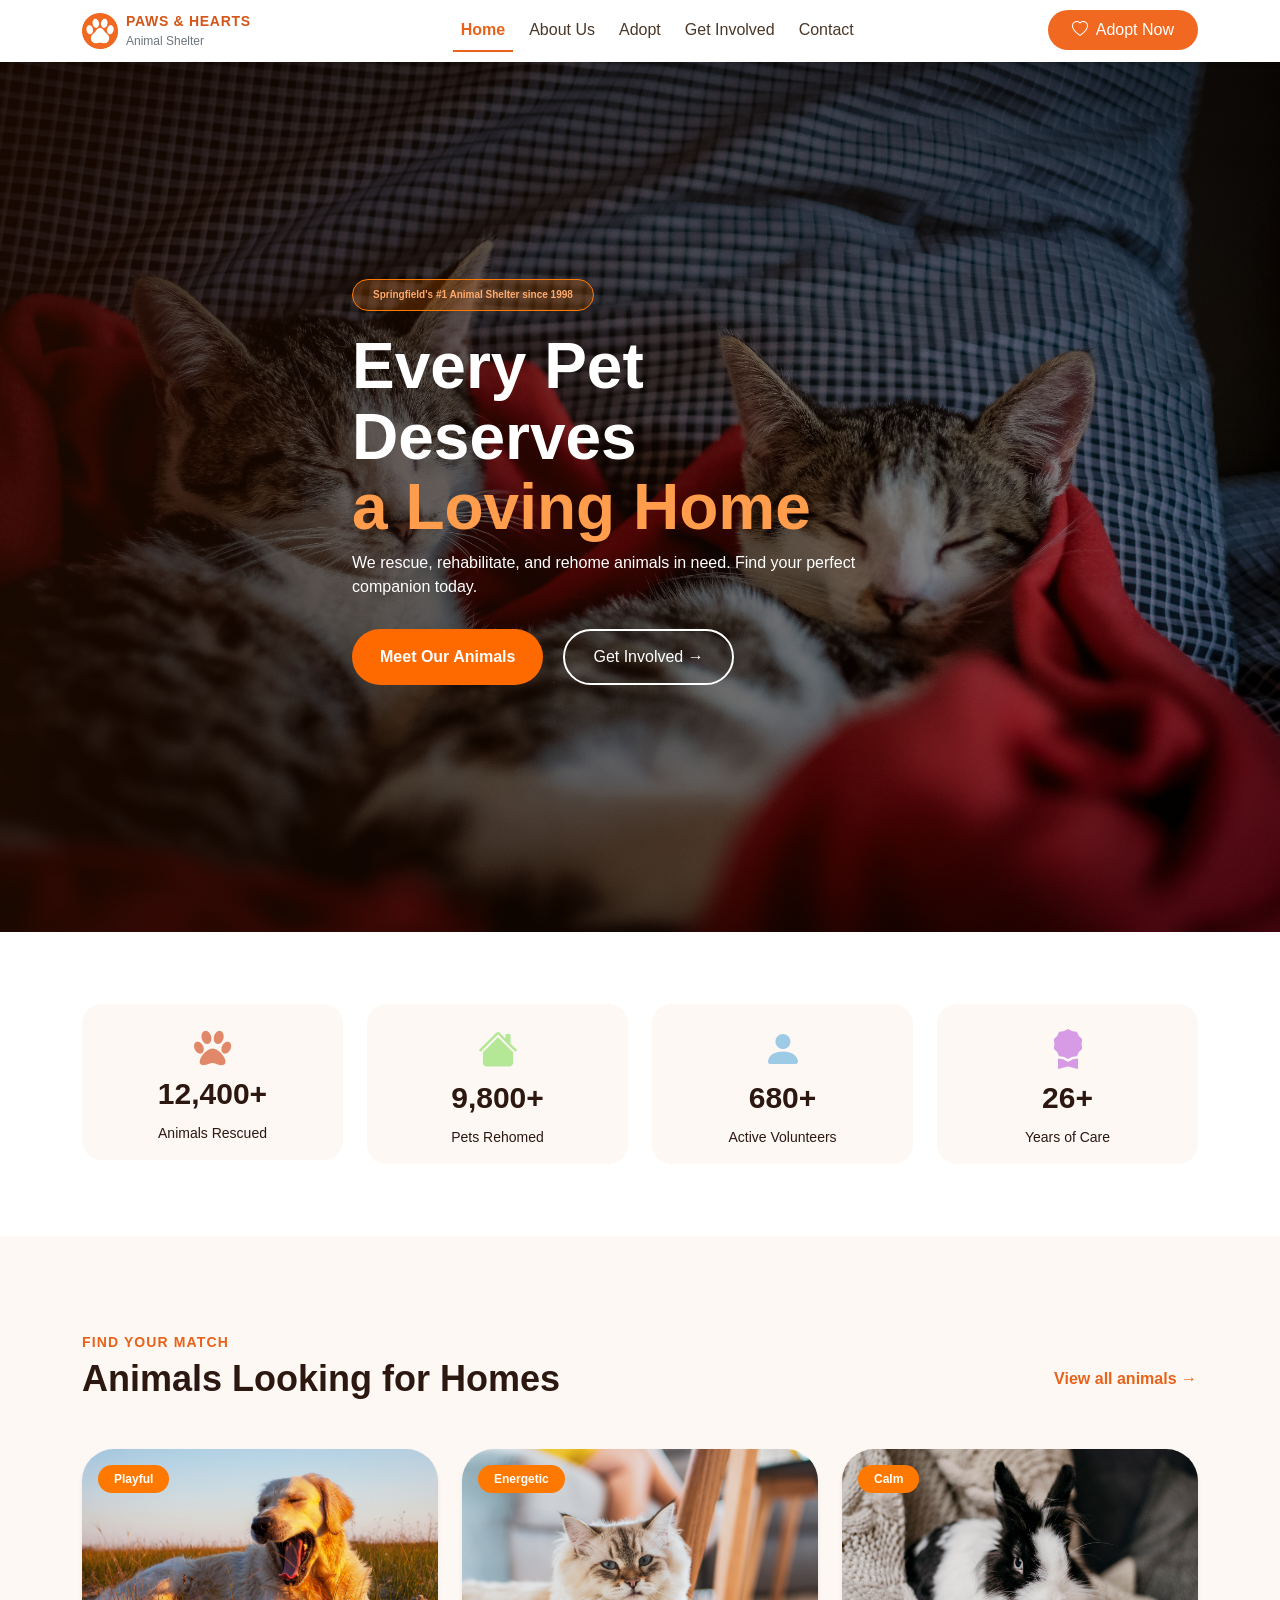
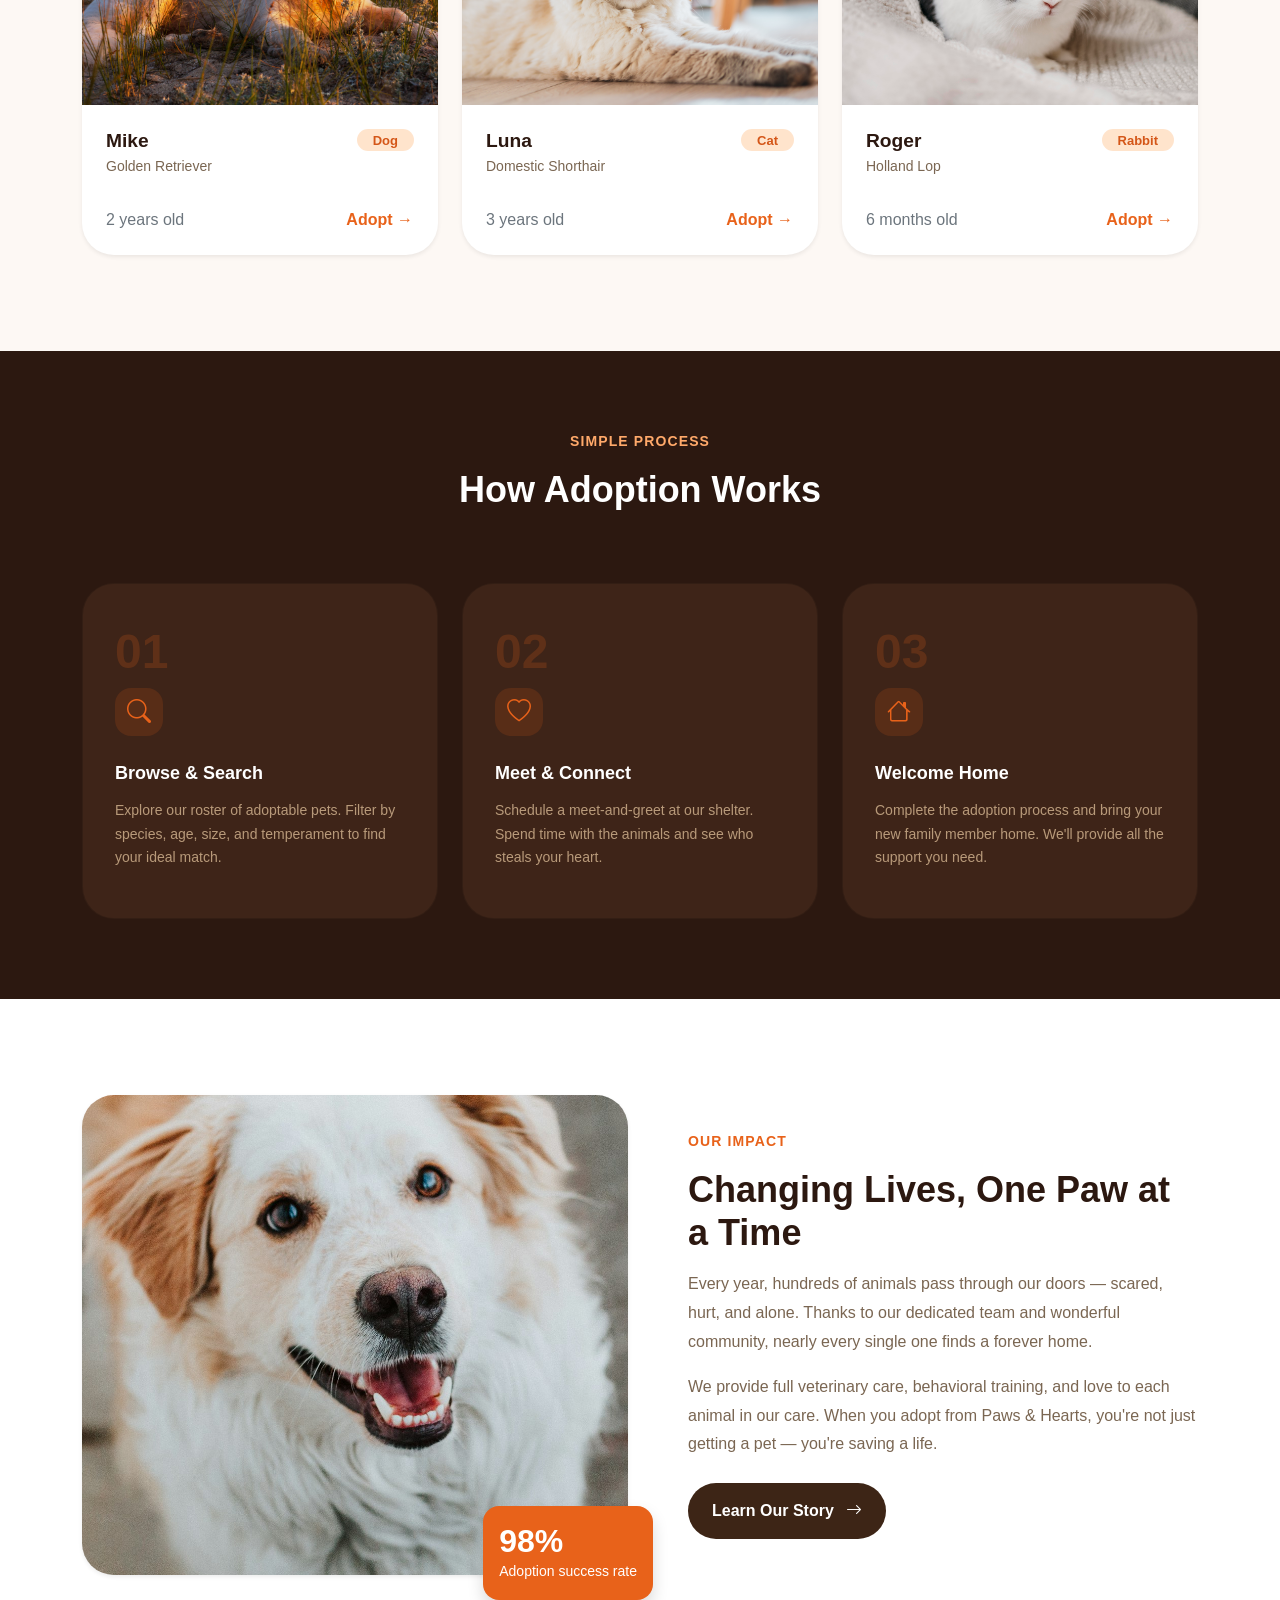
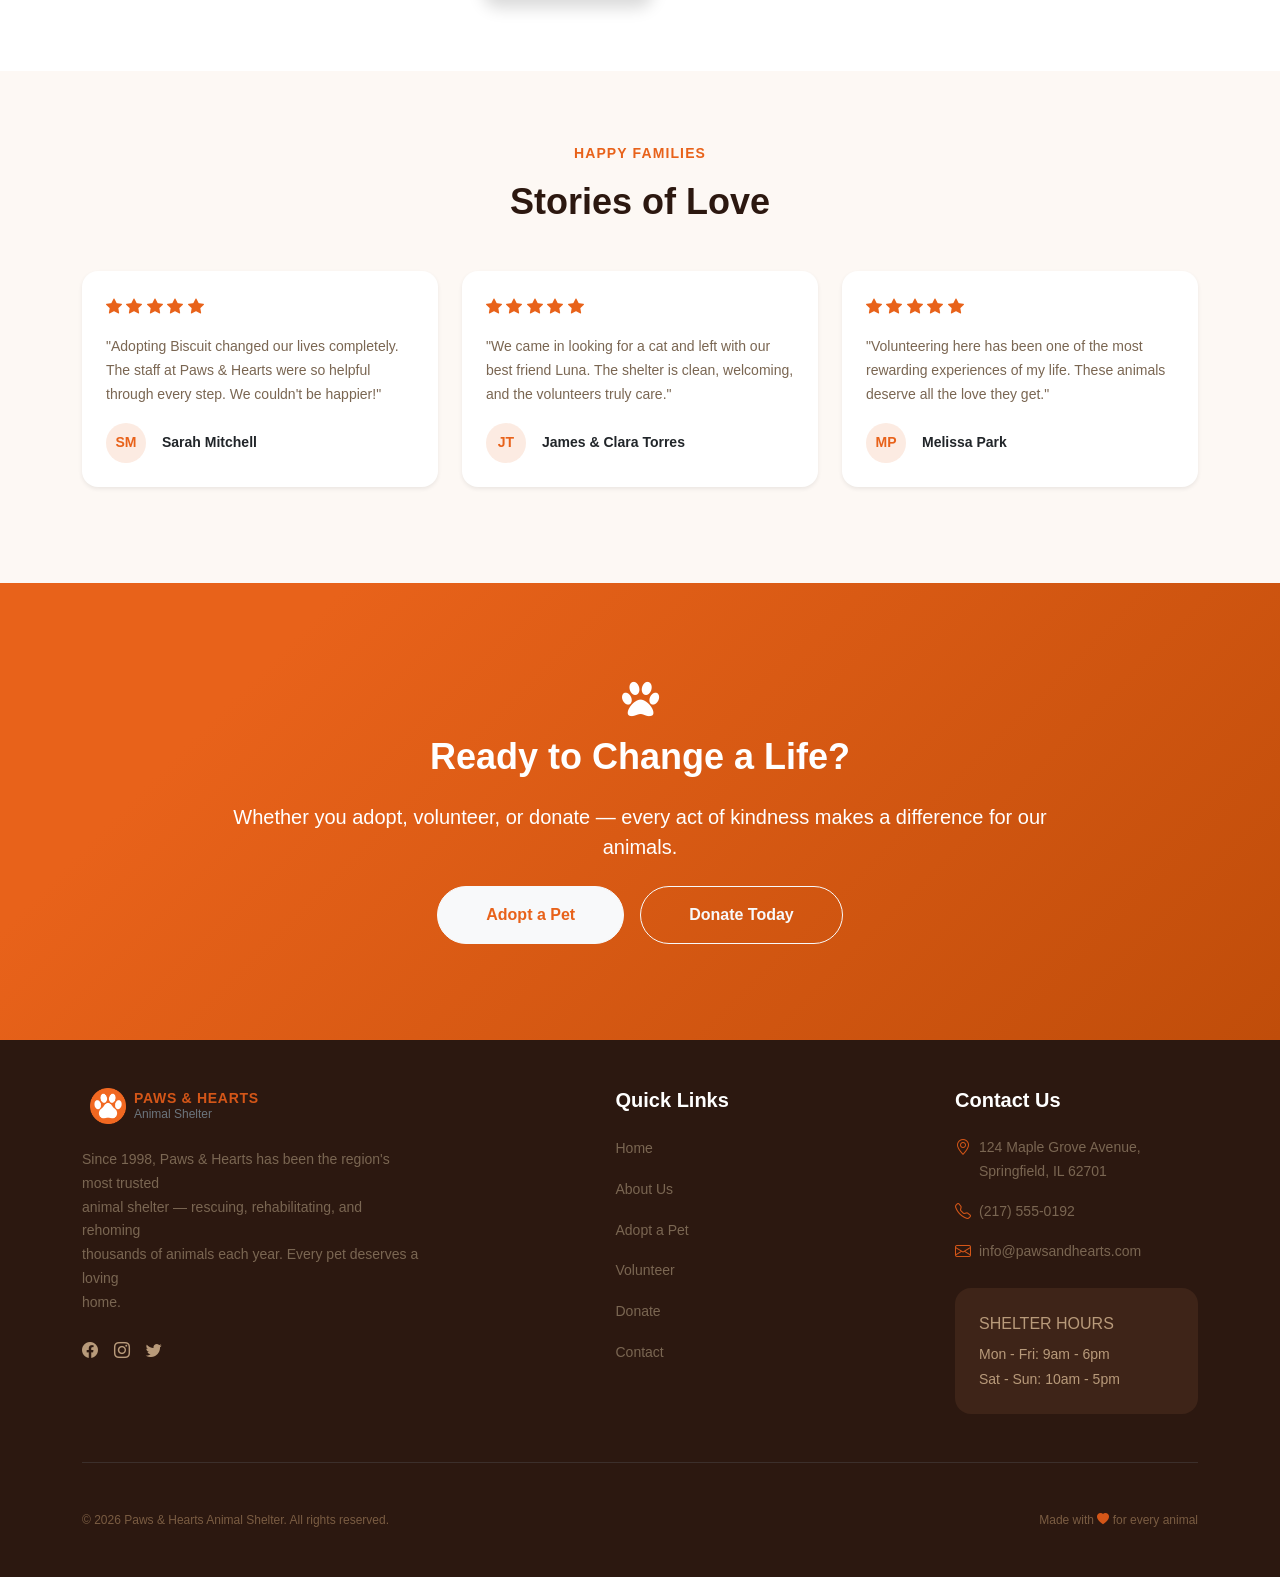
<file: index.html>
<!DOCTYPE html>
<html lang="en">
    <head>
        <meta charset="UTF-8">
        <title>CatHome</title>
        <link rel="icon" href="images/footprint.png" 
        type="image/x-icon">
        <link href="https://cdn.jsdelivr.net/npm/bootstrap@5.3.8/dist/css/bootstrap.min.css" rel="stylesheet" integrity="sha384-sRIl4kxILFvY47J16cr9ZwB07vP4J8+LH7qKQnuqkuIAvNWLzeN8tE5YBujZqJLB" crossorigin="anonymous">
        <link rel="stylesheet" href="https://cdn.jsdelivr.net/npm/bootstrap-icons@1.11.0/font/bootstrap-icons.css">
        <link rel="stylesheet" href="css/style.css">
        <link rel="stylesheet" href="https://cdnjs.cloudflare.com/ajax/libs/font-awesome/4.7.0/css/font-awesome.min.css">
        <meta name="viewport" content="width=device-width, initial-scale=1">
    </head>

    <body>

        <header>
            <nav class="navbar navbar-expand-lg fixed-top bg-white shadow-sm py-2">
                <div class="container">
                    <a class="navbar-brand d-flex align-items-center gap-2" href="index.html">
                        <img src="images/footprint.png" alt="Logo" width="36" height="36">
                        <div class="lh-1">
                            <span class="d-block fw-bold" style="color: #d45618; font-size: 0.875rem; letter-spacing: 0.05em;">PAWS & HEARTS</span>
                            <small class="text-secondary" style="font-size: 0.75rem;">Animal Shelter</small>
                        </div>
                    </a>
                    <button class="navbar-toggler  border-0" type="button" data-bs-toggle="offcanvas" data-bs-target="#offcanvasNavbar">
                        <span class="navbar-toggler-icon"></span>
                    </button>
                    <div class="offcanvas offcanvas-end" tabindex="-1" id="offcanvasNavbar">
                        <div class="offcanvas-header">
                            <button type="button" class="btn-close" data-bs-dismiss="offcanvas"></button>
                        </div>
                        <div class="offcanvas-body">
                            <ul class="navbar-nav nav-underline mx-auto gap-1 gap-lg-2"> 
                                <li class="nav-item"><a class="nav-link active" href="index.html">Home</a></li>
                                <li class="nav-item"><a class="nav-link" href="about.html">About Us</a></li>
                                <li class="nav-item"><a class="nav-link" href="adopt.html">Adopt</a></li>
                                <li class="nav-item"><a class="nav-link" href="involved.html">Get Involved</a></li>
                                <li class="nav-item"><a class="nav-link" href="contact.html">Contact</a></li>
                            </ul>
                            <div class="mt-3 mt-lg-0">
                                <a href="adopt.html" class="btn btn-adopt rounded-pill px-4 py-2 d-flex align-items-center justify-content-center">
                                    <i class="bi bi-heart me-2"></i>Adopt Now
                                </a>
                            </div>
                        </div>
                    </div>
                </div>
            </nav>
        </header>

        
<section class="hero">
    <div class="container hero-content">
        <div class="badge badge-header" style="color: rgb(255, 169, 106); font-size: 10px;">
            Springfield's #1 Animal Shelter since 1998
        </div>
            <h1>
                Every Pet Deserves <br>
                <span>a Loving Home</span>
            </h1>
            <p>
                We rescue, rehabilitate, and rehome animals in need.
                Find your perfect companion today.
            </p>
            <div class="hero-buttons">
                <a href="adopt.html" class="btn-main">Meet Our Animals</a>
                <a href="involved.html" class="btn-outline">Get Involved →</a>
            </div>
    </div>
</section>

<section>
    <div class="container-lg py-5 my-4">
         <div class="row g-4">
            <div class="col-12 col-md-6 col-lg-3">
                <div class="card card-progress">
                    <div class="card-body text-center">
                        <i class="fa fa-paw fs-1 my-2" style="width: 40px; color: rgba(207, 61, 12, 0.6);"></i>
                        <h5 class="card-title" style="color: rgb(44, 24, 16);">12,400+</h5>
                        <p class="card-text" style="color: rgb(44, 24, 16);">Animals Rescued</p>
                    </div>
                </div>
            </div>
            <div class="col-12 col-md-6 col-lg-3">
                <div class="card card-progress">
                    <div class="card-body text-center">
                        <i class="bi-house-fill fs-1 my-3" style="color: rgba(71, 207, 12, 0.4);"></i>
                        <h5 class="card-title" style="color: rgb(44, 24, 16);">9,800+</h5>
                        <p class="card-text" style="color: rgb(44, 24, 16);">Pets Rehomed</p>
                    </div>
                </div>
            </div>
            <div class="col-12 col-md-6 col-lg-3">
                <div class="card card-progress">
                    <div class="card-body text-center">
                        <i class="bi-person-fill fs-1 my-3" style="color: rgba(12, 132, 207, 0.4);"></i>
                        <h5 class="card-title" style="color: rgb(44, 24, 16);">680+</h5>
                        <p class="card-text" style="color: rgb(44, 24, 16);">Active Volunteers</p>
                    </div>
                </div>
            </div>
            <div class="col-12 col-md-6 col-lg-3">
                <div class="card card-progress">
                    <div class="card-body text-center">
                        <i class="bi-award-fill fs-1 my-3" style="color: rgba(158, 12, 207, 0.4);"></i>
                        <h5 class="card-title" style="color: rgb(44, 24, 16);">26+</h5>
                        <p class="card-text" style="color: rgb(44, 24, 16);">Years of Care</p>
                    </div>
                </div>
            </div>
        </div>
    </div>
</section>

<section class="adopt-section py-5"> 
    <div class="container py-lg-5">
        <div class="mb-4"> 
            <p class="above-header-text-style mb-1">FIND YOUR MATCH</p>
            <div class="d-flex flex-column flex-md-row justify-content-between align-items-md-center gap-2 pb-4">
                <h2 class="header-text-style mb-0">Animals Looking for Homes</h2>
                <a href="adopt.html" class="btn btn-adopt-card px-0 text-start">View all animals →</a>
            </div>
        </div>

        <div class="row g-4">
            <div class="col-12 col-md-6 col-lg-4">
                <div class="card h-100 border-0 shadow-sm rounded-5 overflow-hidden animal-card">
                    <div class="position-relative">
                        <img src="images/retriver.jpg" class="card-img-top object-fit-cover" style="height: 256px;" alt="dog">
                        <span class="badge badge-animal rounded-pill position-absolute top-0 start-0 m-3 px-3 py-2">
                            Playful
                        </span>
                    </div>
                    <div class="card-body px-4">
                        <h4 class="text-name-animal d-flex justify-content-between align-items-center pt-2">
                            Mike
                            <span class="badge badge-animal-type rounded-pill px-3">Dog</span>
                        </h4>
                        <p class="card-subtitle mb-3" style="color: rgb(122, 102, 82);">Golden Retriever</p>
                        <div class="d-flex justify-content-between align-items-center mt-auto pt-2">
                            <span class="text-secondary">2 years old</span>
                            <a href="#" class="btn btn-adopt-card fw-bold px-0">Adopt →</a>
                        </div>
                    </div>
                </div>
            </div>

            <div class="col-12 col-md-6 col-lg-4">
                <div class="card h-100 border-0 shadow-sm rounded-5 overflow-hidden animal-card">
                    <div class="position-relative">
                        <img src="images/cute-fluffy-domestic-cat-sitting-floor.jpg" class="card-img-top object-fit-cover" style="height: 256px;" alt="cat">
                        <span class="badge badge-animal rounded-pill position-absolute top-0 start-0 m-3 px-3 py-2">
                            Energetic
                        </span>
                    </div>
                    <div class="card-body px-4">
                        <h4 class="text-name-animal d-flex justify-content-between align-items-center pt-2">
                            Luna
                            <span class="badge badge-animal-type rounded-pill px-3">Cat</span>
                        </h4>
                        <p class="card-subtitle mb-3" style="color: rgb(122, 102, 82);">Domestic Shorthair</p>
                        <div class="d-flex justify-content-between align-items-center mt-auto pt-2">
                            <span class="text-secondary">3 years old</span>
                            <a href="#" class="btn btn-adopt-card fw-bold px-0">Adopt →</a>
                        </div>
                    </div>
                </div>
            </div>

            <div class="col-12 col-md-6 col-lg-4">
                <div class="card h-100 border-0 shadow-sm rounded-5 overflow-hidden animal-card">
                    <div class="position-relative">
                        <img src="images/cute-black-white-rabbit-knit-blanket.jpg" class="card-img-top object-fit-cover" style="height: 256px;" alt="rabbit">
                        <span class="badge badge-animal rounded-pill position-absolute top-0 start-0 m-3 px-3 py-2">
                            Calm
                        </span>
                    </div>
                    <div class="card-body px-4">
                        <h4 class="text-name-animal d-flex justify-content-between align-items-center pt-2">
                            Roger
                            <span class="badge badge-animal-type rounded-pill px-3">Rabbit</span>
                        </h4>
                        <p class="card-subtitle mb-3" style="color: rgb(122, 102, 82);">Holland Lop</p>
                        <div class="d-flex justify-content-between align-items-center mt-auto pt-2">
                            <span class="text-secondary">6 months old</span>
                            <a href="#" class="btn btn-adopt-card fw-bold px-0">Adopt →</a>
                        </div>
                    </div>
                </div>
            </div>
        </div>
    </div> 
</section>
<section class="adoption-work">
    <div class="container">
        <div class="text-center">
            <p class="above-header-text-style" style="color: rgb(255, 169, 106);">SIMPLE PROCESS</p>
            <h2 class="header-text-style" style="color: rgb(255, 255, 255);">How Adoption Works</h2>
        </div>
        <div class="row g-4 justify-content-centergap-4 mt-5">
            <div class="col-12 col-md-6 col-lg-4">
                <div class="card card-steps rounded-5">
                    <div class="step-number">01</div>
        
                    <div class="icon-box icon-box-style rounded-4 d-flex justify-content-center align-items-center mb-4 ">
                        <i class="bi bi-search fs-4" style="color: rgb(232, 98, 26);"></i>
                    </div>
                    <h3 class="above-step-text">Browse & Search</h3>
        
                    <p class="step-text" style="color: #b89a7a;">
                            Explore our roster of adoptable pets. Filter by species, age, size, and temperament to find your ideal match.
                    </p>
                </div>
            </div>
            <div class="col-12 col-md-6 col-lg-4">
                <div class="card card-steps rounded-5">
                    <div class="step-number">02</div>
        
                    <div class="icon-box icon-box-style rounded-4 d-flex justify-content-center align-items-center mb-4 ">
                        <i class="bi bi-heart fs-4" style="color: rgb(232, 98, 26);"></i>
                    </div>
                    <h3 class="above-step-text">Meet & Connect</h3>
        
                    <p class="step-text" style="color: #b89a7a;">
                            Schedule a meet-and-greet at our shelter. Spend time with the animals and see who steals your heart.
                    </p>
                </div>
            </div>
            <div class="col-12 col-md-6 col-lg-4">
                <div class="card card-steps rounded-5">
                    <div class="step-number">03</div>
        
                    <div class="icon-box icon-box-style rounded-4 d-flex justify-content-center align-items-center mb-4 ">
                        <i class="bi bi-house fs-4" style="color: rgb(232, 98, 26);"></i>
                    </div>
                    <h3 class="above-step-text">Welcome Home</h3>
        
                    <p class="step-text" style="color: #b89a7a;">
                           Complete the adoption process and bring your new family member home. We'll provide all the support you need.
                    </p>
                </div>
            </div>
        </div>
    </div>
</section>
<section class="impact py-5 my-5">
    <div class="container">
        <div class="row align-items-center">
            
            <div class="col-lg-6 mb-5 mb-lg-0 ">
                <div class="position-relative">
                    <img src="images/photo-1591911949558-2b0b620d545a.jpg" class="object-fit-cover rounded-5 shadow-sm" style="width: 100%; height: 480px;" alt="Happy Dog">
                    
                    <div class="adoption-success text-white p-3 rounded-4 shadow" style="background-color: rgb(232, 98, 26);">
                        <h2 class="fw-bold mb-0">98%</h2>
                        <p class="step-text text-white m-0">Adoption success rate</p>
                    </div>
                </div>
            </div>

            <div class="col-lg-6 ps-lg-5">
                <p class="above-header-text-style">OUR IMPACT</p>
                <h2 class="header-text-style">Changing Lives, One Paw at a Time</h2>
                
                <p class="text-information mb-3 mt-3">
                    Every year, hundreds of animals pass through our doors — scared, hurt, and alone.
                    Thanks to our dedicated team and wonderful community, nearly every single one finds a forever home.
                </p>
                
                <p class="text-information mb-4">
                    We provide full veterinary care, behavioral training, and love to each animal in our care. 
                    When you adopt from Paws & Hearts, you're not just getting a pet — you're saving a life.
                </p>

                <a href="about.html" class="btn btn-main rounded-pill px-4 py-3 text-white" style="background-color: #3d2516; border: none;">
                    Learn Our Story <i class="bi bi-arrow-right ms-2"></i>
                </a>
            </div>

        </div>
    </div>
</section>
<section class="reviews-section py-5" style="background: rgb(253, 248, 244);">
    <div class="container text-center mb-5 mt-4">
        <p class="above-header-text-style">HAPPY FAMILIES</p>
        <h2 class="header-text-style">Stories of Love</h2>
    </div>

    <div class="container pb-5">
        <div class="row g-4">
            <div class="col-md-4">
                <div class="card h-100 border-0 p-4 shadow-sm rounded-4">
                    <div class="mb-3" style="color: rgb(232, 98, 26)">
                        <i class="bi bi-star-fill"></i>
                        <i class="bi bi-star-fill"></i>
                        <i class="bi bi-star-fill"></i>
                        <i class="bi bi-star-fill"></i>
                        <i class="bi bi-star-fill"></i>
                    </div>
                    <p class="step-text">"Adopting Biscuit changed our lives completely. The staff at Paws & Hearts were so helpful through every step. We couldn't be happier!"</p>
                    <div class="d-flex align-items-center">
                        <div class="avatar-circle me-3">SM</div>
                        <span class="fw-bold small">Sarah Mitchell</span>
                    </div>
                </div>
            </div>
            <div class="col-md-4">
                <div class="card h-100 border-0 p-4 shadow-sm rounded-4">
                    <div class="mb-3" style="color: rgb(232, 98, 26)">
                        <i class="bi bi-star-fill"></i>
                        <i class="bi bi-star-fill"></i>
                        <i class="bi bi-star-fill"></i>
                        <i class="bi bi-star-fill"></i>
                        <i class="bi bi-star-fill"></i>
                    </div>
                    <p class="step-text">"We came in looking for a cat and left with our best friend Luna. The shelter is clean, welcoming, and the volunteers truly care."</p>
                    <div class="d-flex align-items-center">
                        <div class="avatar-circle me-3">JT</div>
                        <span class="fw-bold small">James & Clara Torres</span>
                    </div>
                </div>
            </div>
            <div class="col-md-4">
                <div class="card h-100 border-0 p-4 shadow-sm rounded-4">
                    <div class="mb-3" style="color: rgb(232, 98, 26)">
                        <i class="bi bi-star-fill"></i>
                        <i class="bi bi-star-fill"></i>
                        <i class="bi bi-star-fill"></i>
                        <i class="bi bi-star-fill"></i>
                        <i class="bi bi-star-fill"></i>
                    </div>
                    <p class="step-text">"Volunteering here has been one of the most rewarding experiences of my life. These animals deserve all the love they get."</p>
                    <div class="d-flex align-items-center">
                        <div class="avatar-circle me-3">MP</div>
                        <span class="fw-bold small">Melissa Park</span>
                    </div>
                </div>
            </div>
        </div>
    </div>
</section>
<section class="cta-section py-5 text-center">
    <div class="container py-5">
        <i class="fa fa-paw fs-1 pb-3" style="color: white;"></i>
        
        <h2 class="header-text-style pb-3" style="color: white;">Ready to Change a Life?</h2>
        <p class="fs-5 mb-4 text-center" style="color: white;">
            Whether you adopt, volunteer, or donate — every act of kindness makes a difference for our<br>animals.
        </p>
        
        <div class="d-flex flex-column flex-sm-row justify-content-center gap-3">
            <a href="#" class="btn btn-light btn-lg rounded-pill px-5 py-3 fw-bold fs-6" style="color: rgb(232, 98, 26);">Adopt a Pet</a>
            <a href="#" class="btn btn-outline-light btn-lg rounded-pill px-5 py-3 fw-bold fs-6">Donate Today</a>
        </div>
    </div>
</section>

<footer class="footer py-5" style="background: rgb(44, 24, 16); color:rgb(184, 154, 122);">
    <div class="container">
        <div class="row d-flex g-5 justify-content-between">
            <div class="col-md-12 col-lg-4">
                <div class="d-flex align-items-center gap-2 mb-4">
                    <div class="logo-circle">
                        <i class="bi bi-paw-fill"></i>
                    </div>
                    <a class="navbar-brand d-flex align-items-center gap-2" href="index.html">
                        <img src="images/footprint.png" alt="Logo" width="36" height="36">
                        <div class="lh-1">
                            <span class="d-block fw-bold" style="color: #d45618; font-size: 0.875rem; letter-spacing: 0.05em;">PAWS & HEARTS</span>
                            <small class="text-secondary" style="font-size: 0.75rem;">Animal Shelter</small>
                        </div>
                    </a>
                </div>
                <p class="footer-text step-text mb-4">
                    Since 1998, Paws & Hearts has been the region's most trusted<br> animal shelter — rescuing, rehabilitating, and rehoming<br> thousands of animals each year. Every pet deserves a loving<br> home.
                </p>
                <div class="d-flex gap-3">
                    <i class="bi bi-facebook"></i></a>
                    <i class="bi bi-instagram"></i></a>
                    <i class="bi bi-twitter"></i></a>
                </div>
            </div>

            <div class="col-6 col-md-4 col-lg-2">
                <h5 class="text-white fw-bold mb-4">Quick Links</h5>
                <ul class="list-unstyled d-flex flex-column gap-3">
                    <li><a href="#" class="step-text text-decoration-none" >Home</a></li>
                    <li><a href="#" class="step-text text-decoration-none">About Us</a></li>
                    <li><a href="#" class="step-text text-decoration-none">Adopt a Pet</a></li>
                    <li><a href="#" class="step-text text-decoration-none">Volunteer</a></li>
                    <li><a href="#" class="step-text text-decoration-none">Donate</a></li>
                    <li><a href="#" class="step-text text-decoration-none">Contact</a></li>
                </ul>
            </div>

            <div class="col-6 col-md-6 col-lg-3">
                <h5 class="text-white fw-bold mb-4">Contact Us</h5>
                <ul class="list-unstyled mb-4">
                    <li class="d-flex gap-2 mb-3">
                        <i class="bi bi-geo-alt" style="color: #d45618;"></i>
                        <span class="footer-text step-text">124 Maple Grove Avenue,<br> Springfield, IL 62701</span>
                    </li>
                    <li class="d-flex gap-2 mb-3">
                        <i class="bi bi-telephone" style="color: #d45618;"></i>
                        <span class="footer-text step-text">(217) 555-0192</span>
                    </li>
                    <li class="d-flex gap-2">
                        <i class="bi bi-envelope" style="color: #d45618;"></i>
                        <span class="footer-text step-text">info@pawsandhearts.com</span>
                    </li>
                </ul>
                
                <div class="p-4 rounded-4" style="background-color: rgb(62, 36, 24);">
                    <p class="hours-title mb-2">SHELTER HOURS</p>
                    <p class="mb-1 small">Mon - Fri: 9am - 6pm</p>
                    <p class="mb-0 small">Sat - Sun: 10am - 5pm</p>
                </div>
            </div>
        </div>

        <hr class="my-5 border-secondary opacity-25">
        
        <div class="d-flex flex-column flex-sm-row justify-content-between align-items-center gap-3">
            <p class="footer-text-sm mb-0">© 2026 Paws & Hearts Animal Shelter. All rights reserved.</p>
            <p class="footer-text-sm mb-0">Made with <i class="bi bi-heart-fill" style="color: #d45618;"></i> for every animal</p>
        </div>
    </div>
</footer>
        <script src="https://cdn.jsdelivr.net/npm/bootstrap@5.3.8/dist/js/bootstrap.bundle.min.js" integrity="sha384-FKyoEForCGlyvwx9Hj09JcYn3nv7wiPVlz7YYwJrWVcXK/BmnVDxM+D2scQbITxI" crossorigin="anonymous"></script>
    </body>
</html>
</file>
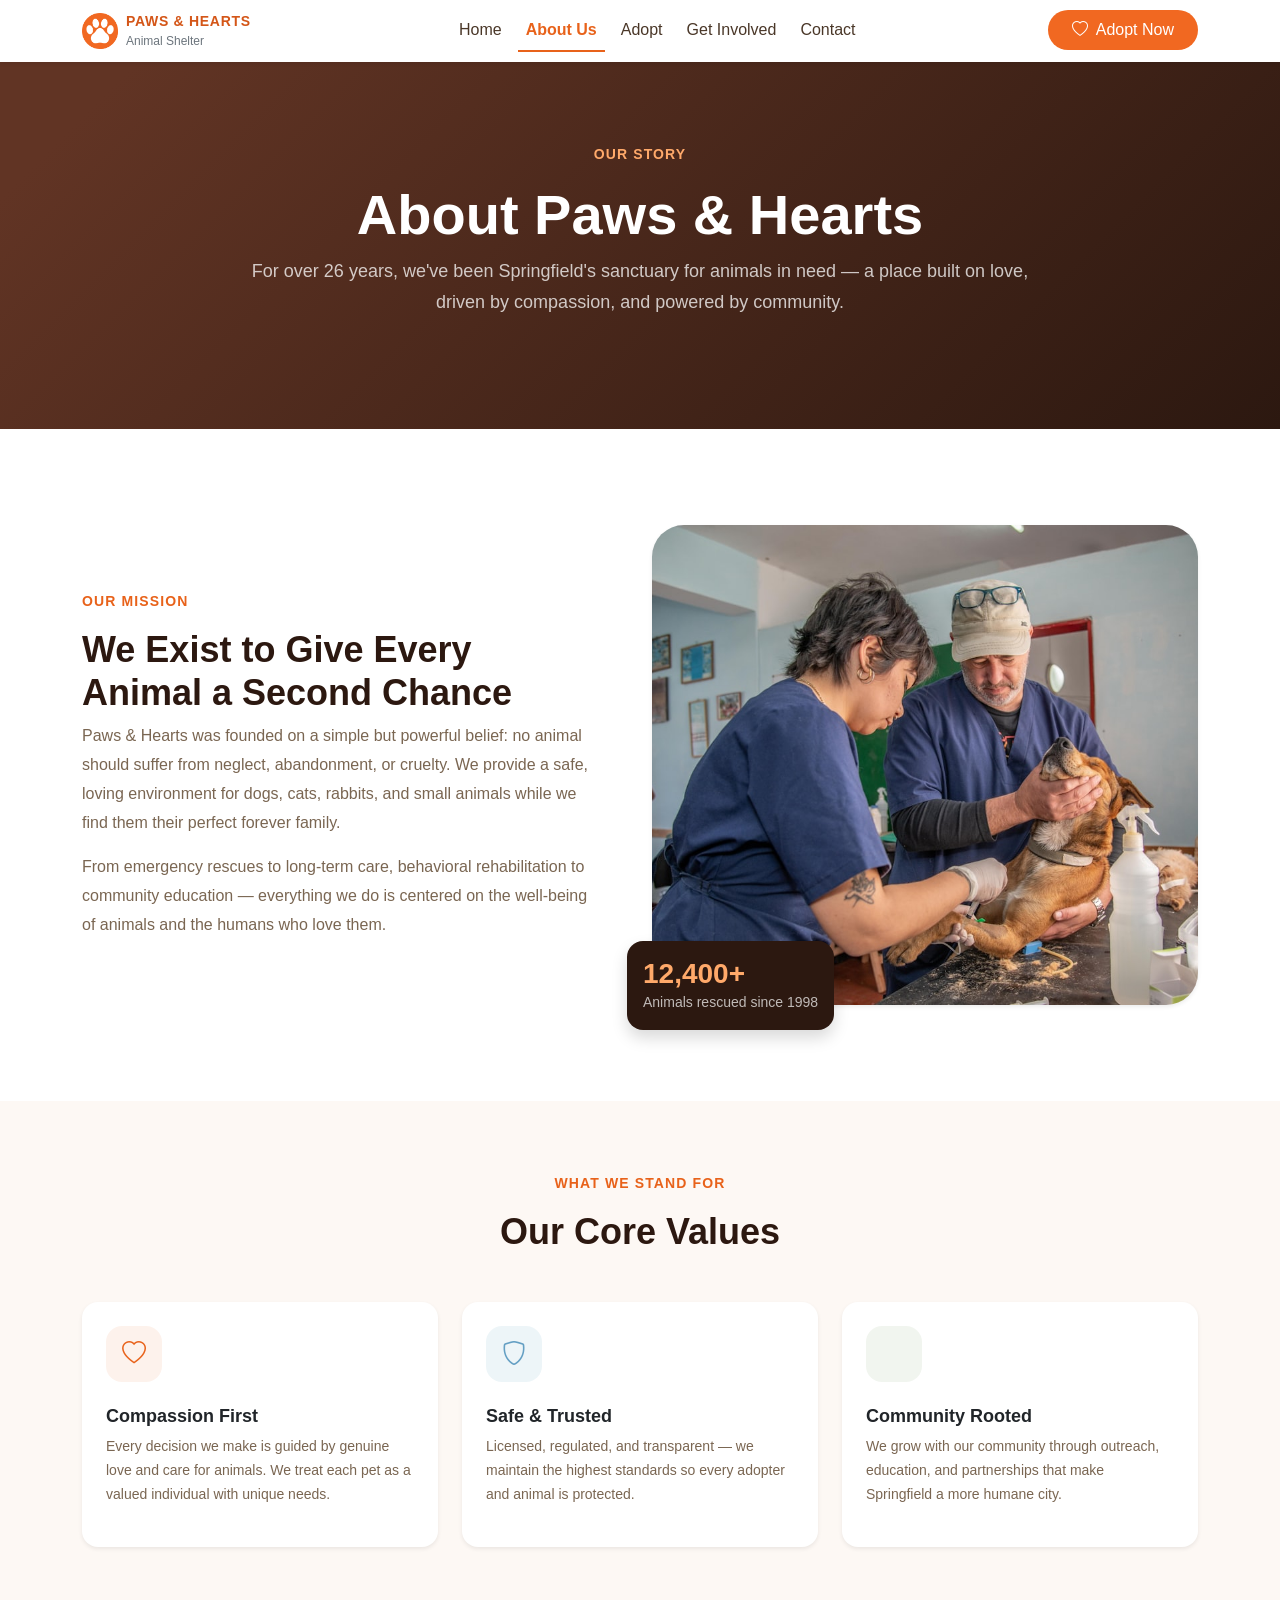
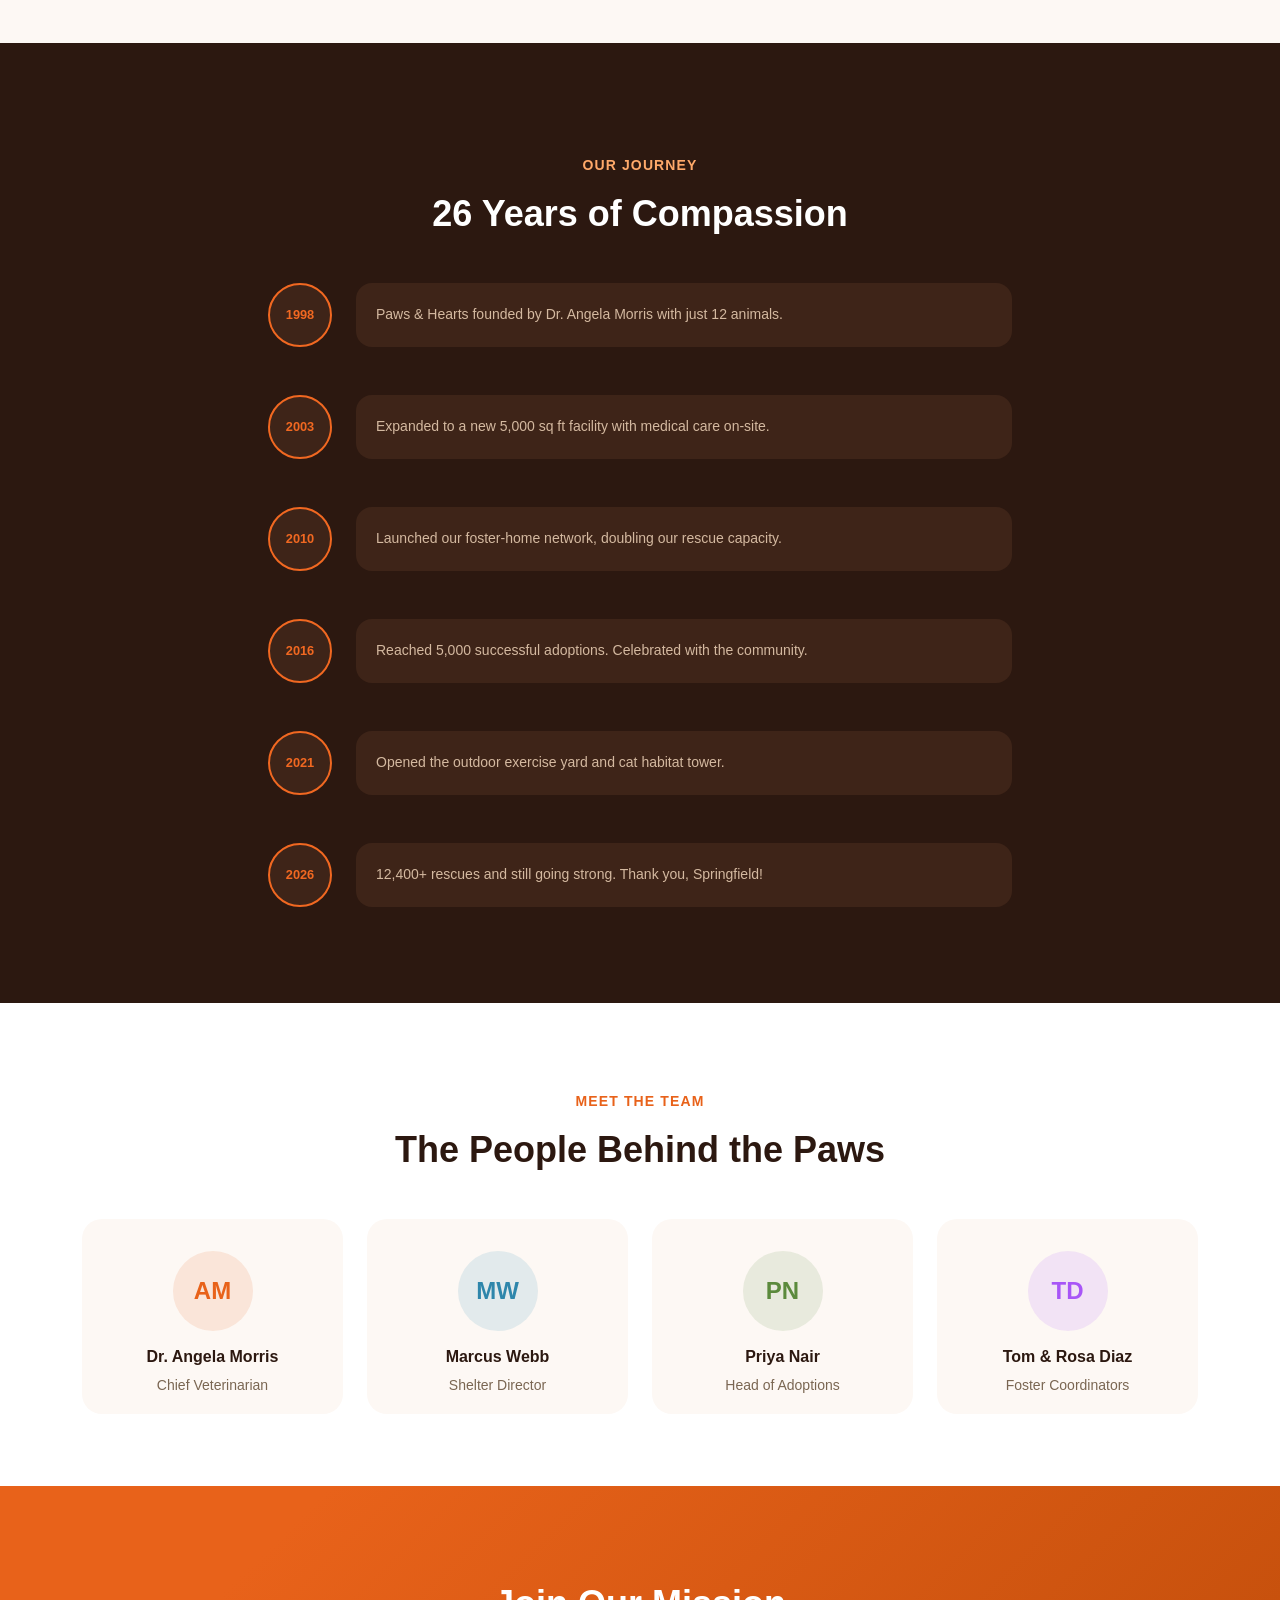
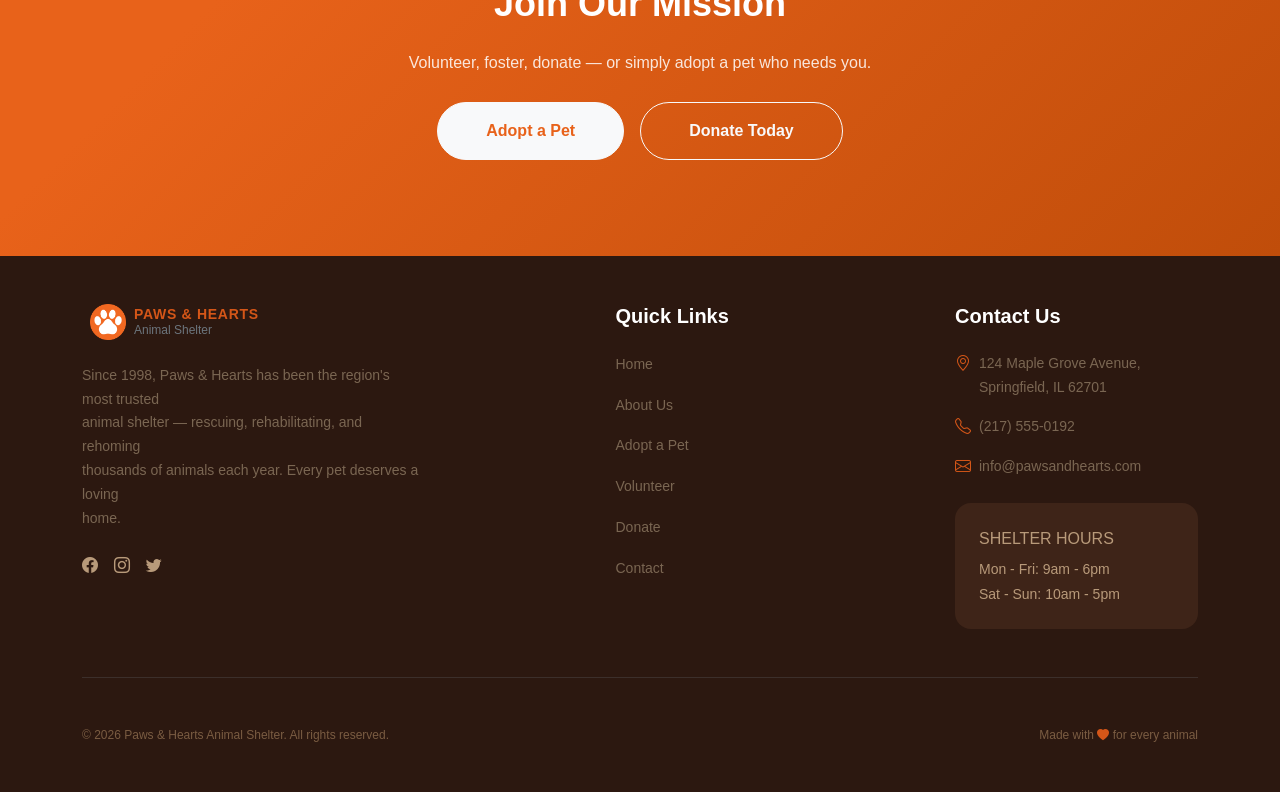
<file: about.html>
<!DOCTYPE html>
<html lang="en">
    <head>
        <meta charset="UTF-8">
        <title>CatHome</title>
        <link rel="icon" href="images/footprint.png" 
        type="image/x-icon">
        <link href="https://cdn.jsdelivr.net/npm/bootstrap@5.3.8/dist/css/bootstrap.min.css" rel="stylesheet" integrity="sha384-sRIl4kxILFvY47J16cr9ZwB07vP4J8+LH7qKQnuqkuIAvNWLzeN8tE5YBujZqJLB" crossorigin="anonymous">
        <link rel="stylesheet" href="https://cdn.jsdelivr.net/npm/bootstrap-icons@1.11.0/font/bootstrap-icons.css">
        <link rel="stylesheet" href="css/style.css">
        <link rel="stylesheet" href="https://cdnjs.cloudflare.com/ajax/libs/font-awesome/4.7.0/css/font-awesome.min.css">
        <meta name="viewport" content="width=device-width, initial-scale=1">
    </head>

    <body>

       <header>
            <nav class="navbar navbar-expand-lg fixed-top bg-white shadow-sm py-2">
                <div class="container">
                    <a class="navbar-brand d-flex align-items-center gap-2" href="index.html">
                        <img src="images/footprint.png" alt="Logo" width="36" height="36">
                        <div class="lh-1">
                            <span class="d-block fw-bold" style="color: #d45618; font-size: 0.875rem; letter-spacing: 0.05em;">PAWS & HEARTS</span>
                            <small class="text-secondary" style="font-size: 0.75rem;">Animal Shelter</small>
                        </div>
                    </a>
                    <button class="navbar-toggler  border-0" type="button" data-bs-toggle="offcanvas" data-bs-target="#offcanvasNavbar">
                        <span class="navbar-toggler-icon"></span>
                    </button>
                    <div class="offcanvas offcanvas-end" tabindex="-1" id="offcanvasNavbar">
                        <div class="offcanvas-header">
                            <button type="button" class="btn-close" data-bs-dismiss="offcanvas"></button>
                        </div>
                        <div class="offcanvas-body">
                            <ul class="navbar-nav nav-underline mx-auto gap-1 gap-lg-2"> 
                                <li class="nav-item"><a class="nav-link" href="index.html">Home</a></li>
                                <li class="nav-item"><a class="nav-link active" href="about.html">About Us</a></li>
                                <li class="nav-item"><a class="nav-link" href="adopt.html">Adopt</a></li>
                                <li class="nav-item"><a class="nav-link" href="involved.html">Get Involved</a></li>
                                <li class="nav-item"><a class="nav-link" href="contact.html">Contact</a></li>
                            </ul>
                            <div class="mt-3 mt-lg-0">
                                <a href="adopt.html" class="btn btn-adopt rounded-pill px-4 py-2 d-flex align-items-center justify-content-center">
                                    <i class="bi bi-heart me-2"></i>Adopt Now
                                </a>
                            </div>
                        </div>
                    </div>
                </div>
            </nav>
        </header>

        
<section class="story">    
    <div class="h-100 py-5">
        <div class="text-center py-5">
            <p class="above-header-text-style pt-3" style="color: rgb(255, 169, 106);">OUR STORY</p>
            <h1 class="header-text-style" style="color: white; font-size: 56px;">About Paws & Hearts</h1>
            <p class="step-text" style="color: rgba(255, 255, 255, 0.75); font-size: 18px;">For over 26 years, we've been Springfield's sanctuary for animals in need — a place built on love,<br> driven by compassion, and powered by community.</p>
        </div>
    </div>
</section>

<section class="py-5 my-5">
    <div class="container">
        <div class="row align-items-center">
            <div class="col-lg-6 pe-lg-5">
                <div class="">
                    <p class="above-header-text-style pt-3">OUR MISSION</p>
                    <h2 class="header-text-style">We Exist to Give Every Animal a Second Chance</h2>
                    <p class="text-information">Paws & Hearts was founded on a simple but powerful belief: no animal should suffer from neglect, abandonment, or cruelty. We provide a safe, loving environment for dogs, cats, rabbits, and small animals while we find them their perfect forever family.</p>
                    <p class="text-information">From emergency rescues to long-term care, behavioral rehabilitation to community education — everything we do is centered on the well-being of animals and the humans who love them.</p>
                </div>
            </div>
            <div class="col-lg-6 mb-5 mb-lg-0 ">
                <div class="position-relative">
                    <img src="images/photo-1700665537604-412e89a285c3.jpg" class="object-fit-cover rounded-5 shadow-sm" style="width: 100%; height: 480px;" alt="Happy Dog">
                    
                    <div class="story-success p-3 rounded-4 shadow" style="background-color:#2c1810;">
                        <h2 class="fw-bold mb-0" style="color: #ffa96a; font-size: 28px;">12,400+</h2>
                        <p class="step-text m-0" style="color: #ffffffb3;">Animals rescued since 1998</p>
                    </div>
                </div>
            </div>
        </div>
    </div>
</section>

<section class="reviews-section py-5" style="background: rgb(253, 248, 244);">
    <div class="container text-center mb-5 mt-4">
        <p class="above-header-text-style">WHAT WE STAND FOR</p>
        <h2 class="header-text-style">Our Core Values</h2>
    </div>

    <div class="container pb-5">
        <div class="row g-4">
            <div class="col-md-4">
                <div class="card h-100 border-0 p-4 shadow-sm rounded-4">
                    <div class="icon-box icon-box-style-2 rounded-4 d-flex justify-content-center align-items-center mb-4" style="background-color: #e8621a15;">
                        <i class="bi bi-heart fs-4" style="color: rgb(232, 98, 26);"></i>
                    </div>
                    <h3 class="fw-bold" style="font-size: 18px; font-weight: 700;">Compassion First</h3>
                    <p class="step-text">Every decision we make is guided by genuine love and care for animals. We treat each pet as a valued individual with unique needs.</p>
                </div>
            </div>
            <div class="col-md-4">
                <div class="card h-100 border-0 p-4 shadow-sm rounded-4">
                    <div class="icon-box icon-box-style-2 rounded-4 d-flex justify-content-center align-items-center mb-4 " style="background-color: #2e86ab15;">
                        <i class="bi bi-shield fs-4" style="color: #4c90bada"></i>
                    </div>
                        <h3 class="fw-bold" style="font-size: 18px; font-weight: 700;">Safe & Trusted</h3>
                        <p class="step-text">Licensed, regulated, and transparent — we maintain the highest standards so every adopter and animal is protected.</p>
                </div>
            </div>
            <div class="col-md-4">
                <div class="card h-100 border-0 p-4 shadow-sm rounded-4">
                    <div class="icon-box icon-box-style-2 rounded-4 d-flex justify-content-center align-items-center mb-4 " style="background-color: #5b8a3c15;">
                        <i class="bi bi-leaf" style="color: rgb(232, 98, 26);"></i>
                    </div>
                    <h3 class="fw-bold" style="font-size: 18px; font-weight: 700;">Community Rooted</h3>
                    <p class="step-text">We grow with our community through outreach, education, and partnerships that make Springfield a more humane city.</p>
                </div>
            </div>
            </div>
        </div>
    </div>
</section>

<section class="journey-section py-5" style="background: rgb(44, 24, 16);">
    <div class="container py-lg-5 mx-auto" style="max-width: 768px;">
        
        <div class="text-center mb-5">
            <p class="above-header-text-style pt-3" style="color: rgb(255, 169, 106);">OUR JOURNEY</p>
            <h2 class="header-text-style text-white">26 Years of Compassion</h2>
        </div>
        <div class="d-flex flex-column gap-5">
            <div class="d-flex align-items-center position-relative gap-4">
                <div class="circle">
                    <span class="fw-bold" style="color: #f16821; font-size: 0.8rem;">1998</span>
                </div>
                <div class="card-journey">
                    <p class="step-text m-0" style="color: #d4b9a0;">Paws & Hearts founded by Dr. Angela Morris with just 12 animals.</p>
                </div>
            </div>
            <div class="d-flex align-items-center position-relative gap-4">
                <div class="circle">
                    <span class="fw-bold" style="color: #f16821; font-size: 0.8rem;">2003</span>
                </div>
                <div class="card-journey">
                    <p class="step-text m-0" style="color: #d4b9a0;">Expanded to a new 5,000 sq ft facility with medical care on-site.</p>
                </div>
            </div>
            <div class="d-flex align-items-center position-relative gap-4">
                <div class="circle">
                    <span class="fw-bold" style="color: #f16821; font-size: 0.8rem;">2010</span>
                </div>
                <div class="card-journey">
                    <p class="step-text m-0" style="color: #d4b9a0;">Launched our foster-home network, doubling our rescue capacity.</p>
                </div>
            </div>
            <div class="d-flex align-items-center position-relative gap-4">
                <div class="circle">
                    <span class="fw-bold" style="color: #f16821; font-size: 0.8rem;">2016</span>
                </div>
                <div class="card-journey">
                    <p class="step-text m-0" style="color: #d4b9a0;">Reached 5,000 successful adoptions. Celebrated with the community.</p>
                </div>
            </div>
            <div class="d-flex align-items-center position-relative gap-4">
                <div class="circle">
                    <span class="fw-bold" style="color: #f16821; font-size: 0.8rem;">2021</span>
                </div>
                <div class="card-journey">
                    <p class="step-text m-0" style="color: #d4b9a0;">Opened the outdoor exercise yard and cat habitat tower.</p>
                </div>
            </div>
            <div class="d-flex align-items-center position-relative gap-4">
                <div class="circle">
                    <span class="fw-bold" style="color: #f16821; font-size: 0.8rem;">2026</span>
                </div>
                <div class="card-journey">
                    <p class="step-text m-0" style="color: #d4b9a0;">12,400+ rescues and still going strong. Thank you, Springfield!</p>
                </div>
            </div>
        </div>
    </div>
</section>

<section>
    <div class="container py-5 my-4">
        <div class="text-center mb-5">
            <p class="above-header-text-style pt-3">MEET THE TEAM</p>
            <h2 class="header-text-style">The People Behind the Paws</h2>
        </div>
        <div class="row g-4">
            <div class="col-12 col-md-6 col-lg-3">
                <div class="card card-progress">
                    <div class="card-body d-flex flex-column align-items-center text-center">
                        <div class="avatar-circle my-3 fs-4" style="height: 80px; width: 80px; ">AM</div>
                        <h3 class="fw-bold fs-6" style="color: rgb(44, 24, 16);">Dr. Angela Morris</h3>
                        <p class="step-text m-0">Chief Veterinarian</p>
                    </div>
                </div>
            </div>
            <div class="col-12 col-md-6 col-lg-3">
                <div class="card card-progress">
                    <div class="card-body d-flex flex-column align-items-center text-center">
                        <div class="avatar-circle my-3 fs-4" style="height: 80px; width: 80px; background: #2e86ab20; color: #2e86ab;">MW</div>
                        <h3 class="fw-bold fs-6" style="color: rgb(44, 24, 16);">Marcus Webb</h3>
                        <p class="step-text m-0">Shelter Director</p>
                    </div>
                </div>
            </div>
            <div class="col-12 col-md-6 col-lg-3">
                <div class="card card-progress">
                    <div class="card-body d-flex flex-column align-items-center text-center">
                        <div class="avatar-circle my-3 fs-4" style="height: 80px; width: 80px; background: #5b8a3c20; color: #5b8a3c; ">PN</div>
                        <h3 class="fw-bold fs-6" style="color: rgb(44, 24, 16);">Priya Nair</h3>
                        <p class="step-text m-0">Head of Adoptions</p>
                    </div>
                </div>
            </div>
            <div class="col-12 col-md-6 col-lg-3">
                <div class="card card-progress">
                    <div class="card-body d-flex flex-column align-items-center text-center">
                        <div class="avatar-circle my-3 fs-4" style="height: 80px; width: 80px; background: #a855f720; color: #a855f7;">TD</div>
                        <h3 class="fw-bold fs-6" style="color: rgb(44, 24, 16);">Tom & Rosa Diaz</h3>
                        <p class="step-text m-0">Foster Coordinators</p>
                    </div>
                </div>
            </div>
        </div>
    </div>
</section>

<section class="cta-section py-5 text-center">
    <div class="container py-5">
        <h2 class="header-text-style pb-3" style="color: white;">Join Our Mission</h2>
        <p class="text-information mb-4 text-center" style="color: #ffffffd9;">
            Volunteer, foster, donate — or simply adopt a pet who needs you.
        </p>
        
        <div class="d-flex flex-column flex-sm-row justify-content-center gap-3">
            <a href="#" class="btn btn-light btn-lg rounded-pill px-5 py-3 fw-bold fs-6" style="color: rgb(232, 98, 26);">Adopt a Pet</a>
            <a href="#" class="btn btn-outline-light btn-lg rounded-pill px-5 py-3 fw-bold fs-6">Donate Today</a>
        </div>
    </div>
</section>


<footer class="footer py-5" style="background: rgb(44, 24, 16); color:rgb(184, 154, 122);">
    <div class="container">
        <div class="row d-flex g-5 justify-content-between">
            <div class="col-md-12 col-lg-4">
                <div class="d-flex align-items-center gap-2 mb-4">
                    <div class="logo-circle">
                        <i class="bi bi-paw-fill"></i>
                    </div>
                    <a class="navbar-brand d-flex align-items-center gap-2" href="index.html">
                        <img src="images/footprint.png" alt="Logo" width="36" height="36">
                        <div class="lh-1">
                            <span class="d-block fw-bold" style="color: #d45618; font-size: 0.875rem; letter-spacing: 0.05em;">PAWS & HEARTS</span>
                            <small class="text-secondary" style="font-size: 0.75rem;">Animal Shelter</small>
                        </div>
                    </a>
                </div>
                <p class="footer-text step-text mb-4">
                    Since 1998, Paws & Hearts has been the region's most trusted<br> animal shelter — rescuing, rehabilitating, and rehoming<br> thousands of animals each year. Every pet deserves a loving<br> home.
                </p>
                <div class="d-flex gap-3">
                    <i class="bi bi-facebook"></i></a>
                    <i class="bi bi-instagram"></i></a>
                    <i class="bi bi-twitter"></i></a>
                </div>
            </div>

            <div class="col-6 col-md-4 col-lg-2">
                <h5 class="text-white fw-bold mb-4">Quick Links</h5>
                <ul class="list-unstyled d-flex flex-column gap-3">
                    <li><a href="#" class="step-text text-decoration-none" >Home</a></li>
                    <li><a href="#" class="step-text text-decoration-none">About Us</a></li>
                    <li><a href="#" class="step-text text-decoration-none">Adopt a Pet</a></li>
                    <li><a href="#" class="step-text text-decoration-none">Volunteer</a></li>
                    <li><a href="#" class="step-text text-decoration-none">Donate</a></li>
                    <li><a href="#" class="step-text text-decoration-none">Contact</a></li>
                </ul>
            </div>

            <div class="col-6 col-md-6 col-lg-3">
                <h5 class="text-white fw-bold mb-4">Contact Us</h5>
                <ul class="list-unstyled mb-4">
                    <li class="d-flex gap-2 mb-3">
                        <i class="bi bi-geo-alt" style="color: #d45618;"></i>
                        <span class="footer-text step-text">124 Maple Grove Avenue,<br> Springfield, IL 62701</span>
                    </li>
                    <li class="d-flex gap-2 mb-3">
                        <i class="bi bi-telephone" style="color: #d45618;"></i>
                        <span class="footer-text step-text">(217) 555-0192</span>
                    </li>
                    <li class="d-flex gap-2">
                        <i class="bi bi-envelope" style="color: #d45618;"></i>
                        <span class="footer-text step-text">info@pawsandhearts.com</span>
                    </li>
                </ul>
                
                <div class="p-4 rounded-4" style="background-color: rgb(62, 36, 24);">
                    <p class="hours-title mb-2">SHELTER HOURS</p>
                    <p class="mb-1 small">Mon - Fri: 9am - 6pm</p>
                    <p class="mb-0 small">Sat - Sun: 10am - 5pm</p>
                </div>
            </div>
        </div>

        <hr class="my-5 border-secondary opacity-25">
        
        <div class="d-flex flex-column flex-sm-row justify-content-between align-items-center gap-3">
            <p class="footer-text-sm mb-0">© 2026 Paws & Hearts Animal Shelter. All rights reserved.</p>
            <p class="footer-text-sm mb-0">Made with <i class="bi bi-heart-fill" style="color: #d45618;"></i> for every animal</p>
        </div>
    </div>
</footer>
        <script src="https://cdn.jsdelivr.net/npm/bootstrap@5.3.8/dist/js/bootstrap.bundle.min.js" integrity="sha384-FKyoEForCGlyvwx9Hj09JcYn3nv7wiPVlz7YYwJrWVcXK/BmnVDxM+D2scQbITxI" crossorigin="anonymous"></script>
    </body>
</html>
</file>
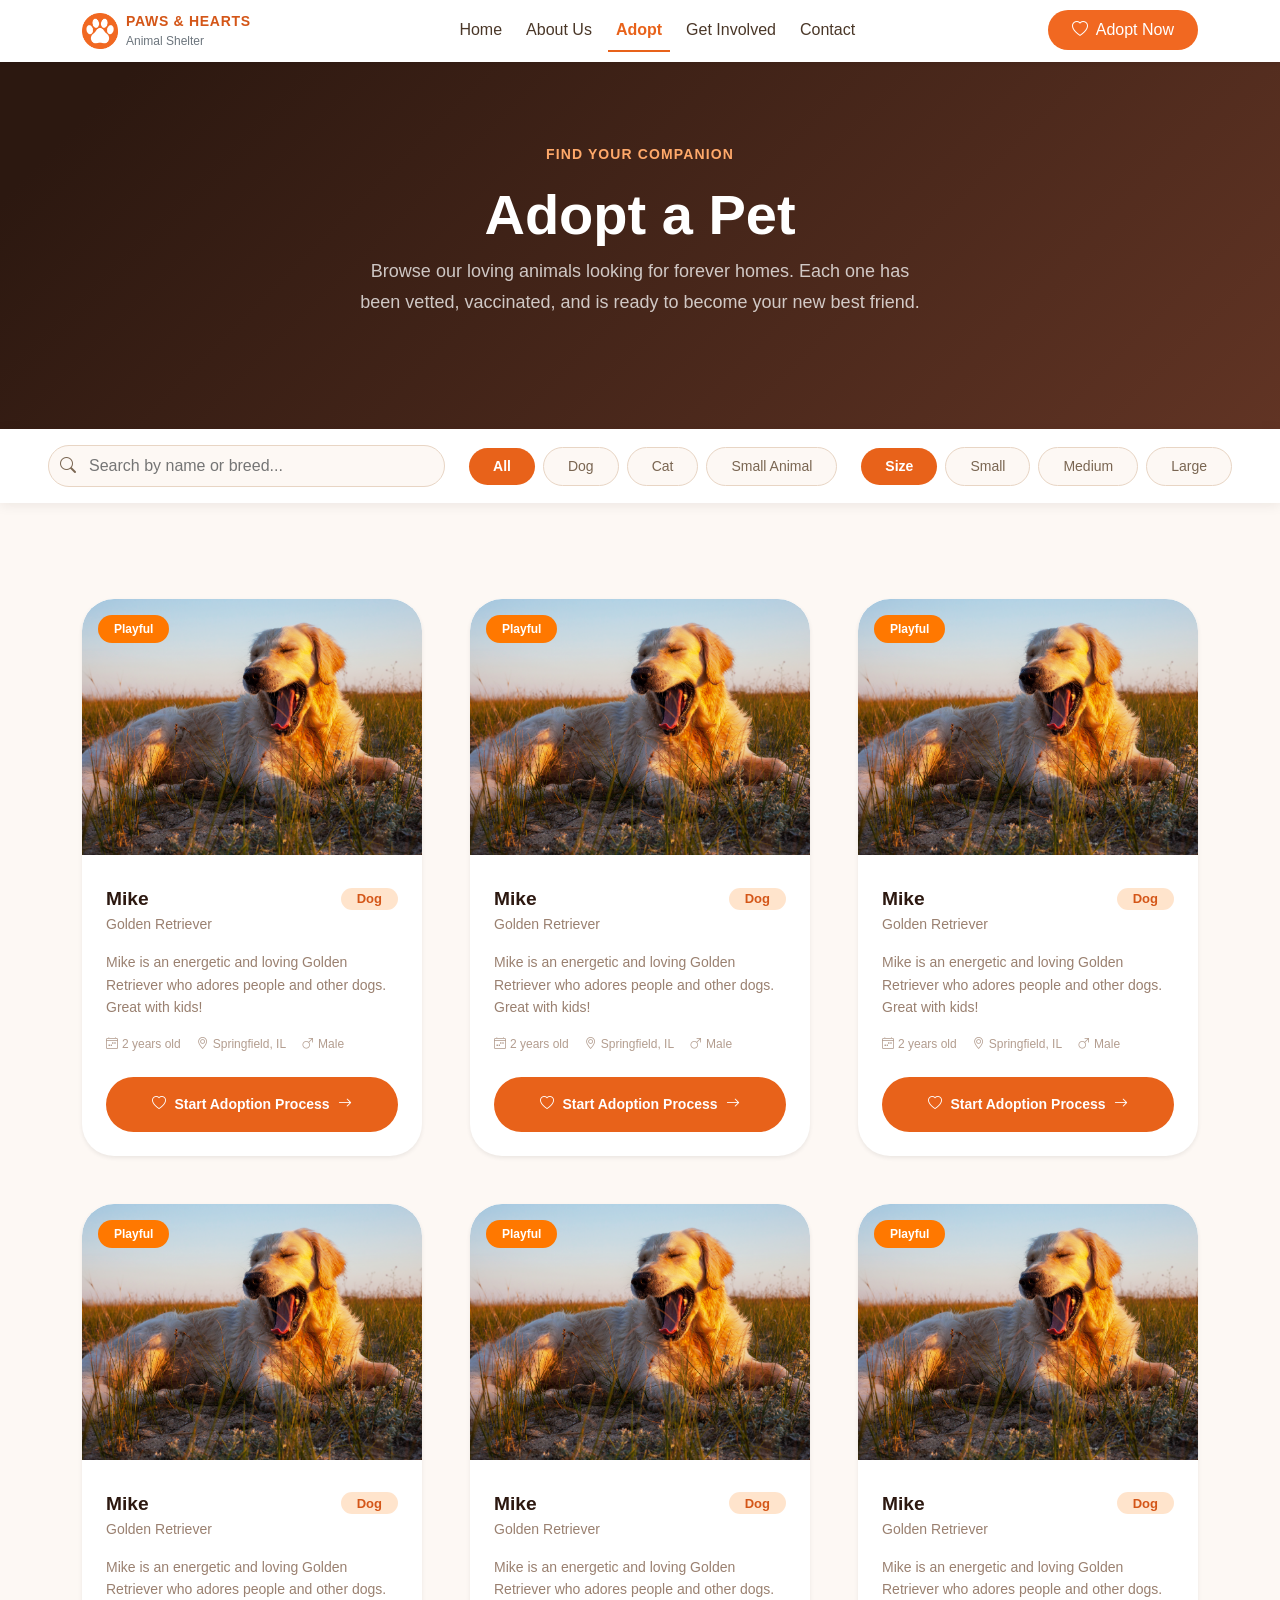
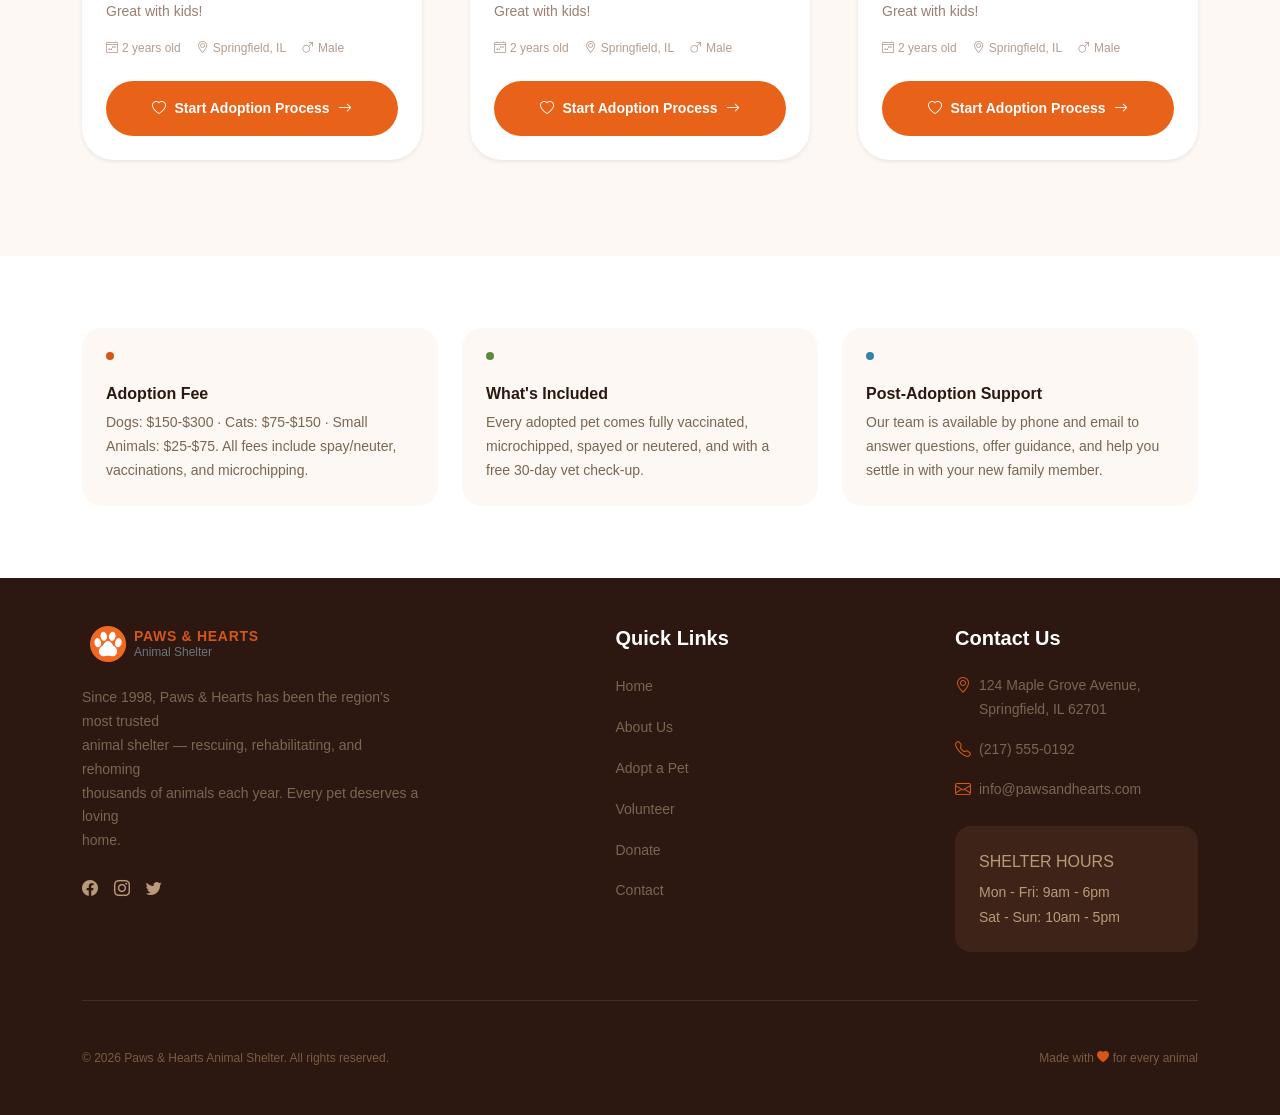
<file: adopt.html>
<!DOCTYPE html>
<html lang="en">
   <head>
        <meta charset="UTF-8">
        <title>CatHome</title>
        <link rel="icon" href="images/footprint.png" 
        type="image/x-icon">
        <link href="https://cdn.jsdelivr.net/npm/bootstrap@5.3.8/dist/css/bootstrap.min.css" rel="stylesheet" integrity="sha384-sRIl4kxILFvY47J16cr9ZwB07vP4J8+LH7qKQnuqkuIAvNWLzeN8tE5YBujZqJLB" crossorigin="anonymous">
        <link rel="stylesheet" href="https://cdn.jsdelivr.net/npm/bootstrap-icons@1.11.0/font/bootstrap-icons.css">
        <link rel="stylesheet" href="css/style.css">
        <link rel="stylesheet" href="https://cdnjs.cloudflare.com/ajax/libs/font-awesome/4.7.0/css/font-awesome.min.css">
        <meta name="viewport" content="width=device-width, initial-scale=1">
    </head>

    <body>

        <header>
            <nav class="navbar navbar-expand-lg fixed-top bg-white shadow-sm py-2">
                <div class="container">
                    <a class="navbar-brand d-flex align-items-center gap-2" href="index.html">
                        <img src="images/footprint.png" alt="Logo" width="36" height="36">
                        <div class="lh-1">
                            <span class="d-block fw-bold" style="color: #d45618; font-size: 0.875rem; letter-spacing: 0.05em;">PAWS & HEARTS</span>
                            <small class="text-secondary" style="font-size: 0.75rem;">Animal Shelter</small>
                        </div>
                    </a>
                    <button class="navbar-toggler  border-0" type="button" data-bs-toggle="offcanvas" data-bs-target="#offcanvasNavbar">
                        <span class="navbar-toggler-icon"></span>
                    </button>
                    <div class="offcanvas offcanvas-end" tabindex="-1" id="offcanvasNavbar">
                        <div class="offcanvas-header">
                            <button type="button" class="btn-close" data-bs-dismiss="offcanvas"></button>
                        </div>
                        <div class="offcanvas-body">
                            <ul class="navbar-nav nav-underline mx-auto gap-1 gap-lg-2"> 
                                <li class="nav-item"><a class="nav-link" href="index.html">Home</a></li>
                                <li class="nav-item"><a class="nav-link" href="about.html">About Us</a></li>
                                <li class="nav-item"><a class="nav-link active" href="adopt.html">Adopt</a></li>
                                <li class="nav-item"><a class="nav-link" href="involved.html">Get Involved</a></li>
                                <li class="nav-item"><a class="nav-link" href="contact.html">Contact</a></li>
                            </ul>
                            <div class="mt-3 mt-lg-0">
                                <a href="adopt.html" class="btn btn-adopt rounded-pill px-4 py-2 d-flex align-items-center justify-content-center">
                                    <i class="bi bi-heart me-2"></i>Adopt Now
                                </a>
                            </div>
                        </div>
                    </div>
                </div>
            </nav>
        </header>
        

<section class="adopt-a-pet">    
    <div class="h-100 py-5">
        <div class="text-center py-5">
            <p class="above-header-text-style pt-3" style="color: rgb(255, 169, 106);">FIND YOUR COMPANION</p>
            <h1 class="header-text-style-2">Adopt a Pet</h1>
            <p class="step-text" style="color: rgba(255, 255, 255, 0.75); font-size: 18px;">Browse our loving animals looking for forever homes. Each one has<br> been vetted, vaccinated, and is ready to become your new best friend.</p>
        </div>
    </div>
</section>        

<section class="search-filter sticky-top py-3 px-5">
    <div class="d-flex w-100 flex-col flex-row  gap-4 mx-auto align-items-center">
        <div class="search-container position-relative flex-grow-1" style="max-width: 450px;">   
            <i class="bi bi-search icon-search"></i>
            <input class="search-form w-100 rounded-pill pe-5 py-2" type="text" placeholder="Search by name or breed..." pattern="[A-Za-z ]*">
        </div>
        <div class="animal-type d-flex align-items-center gap-2 ">
            <button class="animal-type-btn rounded-pill px-4 py-2" style="font-size: 14px;">All</button>
            <button class="animal-type-btn-2 rounded-pill px-4 py-2" style="font-size: 14px;">Dog</button>
            <button class="animal-type-btn-2 rounded-pill px-4 py-2" style="font-size: 14px;">Cat</button>
            <button class="animal-type-btn-2 rounded-pill px-4 py-2 text-nowrap" style="font-size: 14px;">Small Animal</button>
           
        </div>
        <div class="animal-size d-flex align-items-center gap-2">
            <button class="animal-type-btn rounded-pill px-4 py-2" style="font-size: 14px;">Size</button>
            <button class="animal-type-btn-2 rounded-pill px-4 py-2" style="font-size: 14px;">Small</button>
            <button class="animal-type-btn-2 rounded-pill px-4 py-2" style="font-size: 14px;">Medium</button>
            <button class="animal-type-btn-2 rounded-pill px-4 py-2" style="font-size: 14px;">Large</button>
        </div>
    </div>
</section>
    
<section class="adopt-section py-5"> 
    <div class="container py-lg-5">
        <div class="row g-5">
            <div class="col-12 col-md-6 col-lg-4">
                <div class="card h-100 border-0 shadow-sm rounded-5 overflow-hidden animal-card">
                    <img src="images/retriver.jpg" class="card-img-top rounded-top-5 object-fit-cover" style="height: 256px;" alt="dog">
                    <div class="card-body px-4">
                        <span class="badge badge-animal rounded-pill position-absolute top-0 start-0 m-3 px-3 py-2">
                            Playful
                        </span>
                        <h4 class="text-name-animal d-flex justify-content-between align-items-center pt-3">Mike<span class="badge badge-animal-type rounded-pill px-3 ">Dog</span></h4>
                        <p class="card-subtitle mb-3">Golden Retriever</p>
                        <p class="card-text">Mike is an energetic and loving Golden Retriever who adores people and other dogs. Great with kids!</p>
                        <div class="d-flex align-items-center mb-4 gap-3">
                            <span class="card-description d-flex align-items-center gap-1"><i class="bi bi-calendar4-week"></i>2 years old</span>
                            <span class="card-description d-flex align-items-center gap-1"><i class="bi bi-geo-alt"></i>Springfield, IL</span>
                            <span class="card-description d-flex align-items-center gap-1"><i class="bi bi-gender-male"></i>Male</span>
                        </div>    
                        <a href="#" class="btn btn-adopt-process d-flex justify-content-center rounded-pill mb-2 py-3 gap-2">
                            <i class="bi bi-heart"></i>
                            Start Adoption Process
                            <i class="bi bi-arrow-right"></i>
                        </a>    
                    </div>
                </div>
            </div>
            <div class="col-12 col-md-6 col-lg-4">
                <div class="card h-100 border-0 shadow-sm rounded-5 overflow-hidden animal-card">
                    <img src="images/retriver.jpg" class="card-img-top rounded-top-5 object-fit-cover" style="height: 256px;" alt="dog">
                    <div class="card-body px-4">
                        <span class="badge badge-animal rounded-pill position-absolute top-0 start-0 m-3 px-3 py-2">
                            Playful
                        </span>
                        <h4 class="text-name-animal d-flex justify-content-between align-items-center pt-3">Mike<span class="badge badge-animal-type rounded-pill px-3 ">Dog</span></h4>
                        <p class="card-subtitle mb-3">Golden Retriever</p>
                        <p class="card-text">Mike is an energetic and loving Golden Retriever who adores people and other dogs. Great with kids!</p>
                        <div class="d-flex align-items-center mb-4 gap-3">
                            <span class="card-description d-flex align-items-center gap-1"><i class="bi bi-calendar4-week"></i>2 years old</span>
                            <span class="card-description d-flex align-items-center gap-1"><i class="bi bi-geo-alt"></i>Springfield, IL</span>
                            <span class="card-description d-flex align-items-center gap-1"><i class="bi bi-gender-male"></i>Male</span>
                        </div>    
                        <a href="#" class="btn btn-adopt-process d-flex justify-content-center rounded-pill mb-2 py-3 gap-2">
                            <i class="bi bi-heart"></i>
                            Start Adoption Process
                            <i class="bi bi-arrow-right"></i>
                        </a>    
                    </div>
                </div>
            </div>
            <div class="col-12 col-md-6 col-lg-4">
                <div class="card h-100 border-0 shadow-sm rounded-5 overflow-hidden animal-card">
                    <img src="images/retriver.jpg" class="card-img-top rounded-top-5 object-fit-cover" style="height: 256px;" alt="dog">
                    <div class="card-body px-4">
                        <span class="badge badge-animal rounded-pill position-absolute top-0 start-0 m-3 px-3 py-2">
                            Playful
                        </span>
                        <h4 class="text-name-animal d-flex justify-content-between align-items-center pt-3">Mike<span class="badge badge-animal-type rounded-pill px-3 ">Dog</span></h4>
                        <p class="card-subtitle mb-3">Golden Retriever</p>
                        <p class="card-text">Mike is an energetic and loving Golden Retriever who adores people and other dogs. Great with kids!</p>
                        <div class="d-flex align-items-center mb-4 gap-3">
                            <span class="card-description d-flex align-items-center gap-1"><i class="bi bi-calendar4-week"></i>2 years old</span>
                            <span class="card-description d-flex align-items-center gap-1"><i class="bi bi-geo-alt"></i>Springfield, IL</span>
                            <span class="card-description d-flex align-items-center gap-1"><i class="bi bi-gender-male"></i>Male</span>
                        </div>    
                        <a href="#" class="btn btn-adopt-process d-flex justify-content-center rounded-pill mb-2 py-3 gap-2">
                            <i class="bi bi-heart"></i>
                            Start Adoption Process
                            <i class="bi bi-arrow-right"></i>
                        </a>    
                    </div>
                </div>
            </div>
            <div class="col-12 col-md-6 col-lg-4">
                <div class="card h-100 border-0 shadow-sm rounded-5 overflow-hidden animal-card">
                    <img src="images/retriver.jpg" class="card-img-top rounded-top-5 object-fit-cover" style="height: 256px;" alt="dog">
                    <div class="card-body px-4">
                        <span class="badge badge-animal rounded-pill position-absolute top-0 start-0 m-3 px-3 py-2">
                            Playful
                        </span>
                        <h4 class="text-name-animal d-flex justify-content-between align-items-center pt-3">Mike<span class="badge badge-animal-type rounded-pill px-3 ">Dog</span></h4>
                        <p class="card-subtitle mb-3">Golden Retriever</p>
                        <p class="card-text">Mike is an energetic and loving Golden Retriever who adores people and other dogs. Great with kids!</p>
                        <div class="d-flex align-items-center mb-4 gap-3">
                            <span class="card-description d-flex align-items-center gap-1"><i class="bi bi-calendar4-week"></i>2 years old</span>
                            <span class="card-description d-flex align-items-center gap-1"><i class="bi bi-geo-alt"></i>Springfield, IL</span>
                            <span class="card-description d-flex align-items-center gap-1"><i class="bi bi-gender-male"></i>Male</span>
                        </div>    
                        <a href="#" class="btn btn-adopt-process d-flex justify-content-center rounded-pill mb-2 py-3 gap-2">
                            <i class="bi bi-heart"></i>
                            Start Adoption Process
                            <i class="bi bi-arrow-right"></i>
                        </a>    
                    </div>
                </div>
            </div>
            <div class="col-12 col-md-6 col-lg-4">
                <div class="card h-100 border-0 shadow-sm rounded-5 overflow-hidden animal-card">
                    <img src="images/retriver.jpg" class="card-img-top rounded-top-5 object-fit-cover" style="height: 256px;" alt="dog">
                    <div class="card-body px-4">
                        <span class="badge badge-animal rounded-pill position-absolute top-0 start-0 m-3 px-3 py-2">
                            Playful
                        </span>
                        <h4 class="text-name-animal d-flex justify-content-between align-items-center pt-3">Mike<span class="badge badge-animal-type rounded-pill px-3 ">Dog</span></h4>
                        <p class="card-subtitle mb-3">Golden Retriever</p>
                        <p class="card-text">Mike is an energetic and loving Golden Retriever who adores people and other dogs. Great with kids!</p>
                        <div class="d-flex align-items-center mb-4 gap-3">
                            <span class="card-description d-flex align-items-center gap-1"><i class="bi bi-calendar4-week"></i>2 years old</span>
                            <span class="card-description d-flex align-items-center gap-1"><i class="bi bi-geo-alt"></i>Springfield, IL</span>
                            <span class="card-description d-flex align-items-center gap-1"><i class="bi bi-gender-male"></i>Male</span>
                        </div>    
                        <a href="#" class="btn btn-adopt-process d-flex justify-content-center rounded-pill mb-2 py-3 gap-2">
                            <i class="bi bi-heart"></i>
                            Start Adoption Process
                            <i class="bi bi-arrow-right"></i>
                        </a>    
                    </div>
                </div>
            </div>
            <div class="col-12 col-md-6 col-lg-4">
                <div class="card h-100 border-0 shadow-sm rounded-5 overflow-hidden animal-card">
                    <img src="images/retriver.jpg" class="card-img-top rounded-top-5 object-fit-cover" style="height: 256px;" alt="dog">
                    <div class="card-body px-4">
                        <span class="badge badge-animal rounded-pill position-absolute top-0 start-0 m-3 px-3 py-2">
                            Playful
                        </span>
                        <h4 class="text-name-animal d-flex justify-content-between align-items-center pt-3">Mike<span class="badge badge-animal-type rounded-pill px-3 ">Dog</span></h4>
                        <p class="card-subtitle mb-3">Golden Retriever</p>
                        <p class="card-text">Mike is an energetic and loving Golden Retriever who adores people and other dogs. Great with kids!</p>
                        <div class="d-flex align-items-center mb-4 gap-3">
                            <span class="card-description d-flex align-items-center gap-1"><i class="bi bi-calendar4-week"></i>2 years old</span>
                            <span class="card-description d-flex align-items-center gap-1"><i class="bi bi-geo-alt"></i>Springfield, IL</span>
                            <span class="card-description d-flex align-items-center gap-1"><i class="bi bi-gender-male"></i>Male</span>
                        </div>    
                        <a href="#" class="btn btn-adopt-process d-flex justify-content-center rounded-pill mb-2 py-3 gap-2">
                            <i class="bi bi-heart"></i>
                            Start Adoption Process
                            <i class="bi bi-arrow-right"></i>
                        </a>    
                    </div>
                </div>
            </div>
        </div>
    </div> 
</section>

<section>
    <div class="container py-5 my-4">
        <div class="row justify-content-center g-4">
            <div class="col-12 col-md-6 col-lg-4">
                <div class="card card-progress h-100">
                    <div class="card-body d-flex flex-column p-4">
                        <div class="small-circle rounded-circle mb-4"></div>
                        <h3 class="fw-bold fs-6" style="color: rgb(44, 24, 16);">Adoption Fee</h3>
                        <p class="step-text m-0">Dogs: $150-$300 · Cats: $75-$150 · Small Animals: $25-$75. All fees include spay/neuter, vaccinations, and microchipping.</p>
                    </div>
                </div>
            </div>
            <div class="col-12 col-md-6 col-lg-4">
                <div class="card card-progress h-100">
                    <div class="card-body d-flex flex-column p-4 ">
                        <div class="small-circle rounded-circle mb-4" style="background: rgb(91, 138, 60);"></div>
                        <h3 class="fw-bold fs-6" style="color: rgb(44, 24, 16);">What's Included</h3>
                        <p class="step-text m-0">Every adopted pet comes fully vaccinated, microchipped, spayed or neutered, and with a free 30-day vet check-up.</p>
                    </div>
                </div>
            </div>
            <div class="col-12 col-md-6 col-lg-4">
                <div class="card card-progress h-100">
                    <div class="card-body d-flex flex-column p-4">
                        <div class="small-circle rounded-circle mb-4" style="background: rgb(46, 134, 171);"></div>
                        <h3 class="fw-bold fs-6" style="color: rgb(44, 24, 16);">Post-Adoption Support</h3>
                        <p class="step-text m-0">Our team is available by phone and email to answer questions, offer guidance, and help you settle in with your new family member.</p>
                    </div>
                </div>
            </div>
        </div>
    </div>
</section>

<footer class="footer py-5" style="background: rgb(44, 24, 16); color:rgb(184, 154, 122);">
    <div class="container">
        <div class="row d-flex g-5 justify-content-between">
            <div class="col-md-12 col-lg-4">
                <div class="d-flex align-items-center gap-2 mb-4">
                    <div class="logo-circle">
                        <i class="bi bi-paw-fill"></i>
                    </div>
                    <a class="navbar-brand d-flex align-items-center gap-2" href="index.html">
                        <img src="images/footprint.png" alt="Logo" width="36" height="36">
                        <div class="lh-1">
                            <span class="d-block fw-bold" style="color: #d45618; font-size: 0.875rem; letter-spacing: 0.05em;">PAWS & HEARTS</span>
                            <small class="text-secondary" style="font-size: 0.75rem;">Animal Shelter</small>
                        </div>
                    </a>
                </div>
                <p class="footer-text step-text mb-4">
                    Since 1998, Paws & Hearts has been the region's most trusted<br> animal shelter — rescuing, rehabilitating, and rehoming<br> thousands of animals each year. Every pet deserves a loving<br> home.
                </p>
                <div class="d-flex gap-3">
                    <i class="bi bi-facebook"></i></a>
                    <i class="bi bi-instagram"></i></a>
                    <i class="bi bi-twitter"></i></a>
                </div>
            </div>

            <div class="col-6 col-md-4 col-lg-2">
                <h5 class="text-white fw-bold mb-4">Quick Links</h5>
                <ul class="list-unstyled d-flex flex-column gap-3">
                    <li><a href="#" class="step-text text-decoration-none" >Home</a></li>
                    <li><a href="#" class="step-text text-decoration-none">About Us</a></li>
                    <li><a href="#" class="step-text text-decoration-none">Adopt a Pet</a></li>
                    <li><a href="#" class="step-text text-decoration-none">Volunteer</a></li>
                    <li><a href="#" class="step-text text-decoration-none">Donate</a></li>
                    <li><a href="#" class="step-text text-decoration-none">Contact</a></li>
                </ul>
            </div>

            <div class="col-6 col-md-6 col-lg-3">
                <h5 class="text-white fw-bold mb-4">Contact Us</h5>
                <ul class="list-unstyled mb-4">
                    <li class="d-flex gap-2 mb-3">
                        <i class="bi bi-geo-alt" style="color: #d45618;"></i>
                        <span class="footer-text step-text">124 Maple Grove Avenue,<br> Springfield, IL 62701</span>
                    </li>
                    <li class="d-flex gap-2 mb-3">
                        <i class="bi bi-telephone" style="color: #d45618;"></i>
                        <span class="footer-text step-text">(217) 555-0192</span>
                    </li>
                    <li class="d-flex gap-2">
                        <i class="bi bi-envelope" style="color: #d45618;"></i>
                        <span class="footer-text step-text">info@pawsandhearts.com</span>
                    </li>
                </ul>
                
                <div class="p-4 rounded-4" style="background-color: rgb(62, 36, 24);">
                    <p class="hours-title mb-2">SHELTER HOURS</p>
                    <p class="mb-1 small">Mon - Fri: 9am - 6pm</p>
                    <p class="mb-0 small">Sat - Sun: 10am - 5pm</p>
                </div>
            </div>
        </div>

        <hr class="my-5 border-secondary opacity-25">
        
        <div class="d-flex flex-column flex-sm-row justify-content-between align-items-center gap-3">
            <p class="footer-text-sm mb-0">© 2026 Paws & Hearts Animal Shelter. All rights reserved.</p>
            <p class="footer-text-sm mb-0">Made with <i class="bi bi-heart-fill" style="color: #d45618;"></i> for every animal</p>
        </div>
    </div>
</footer>
        <script src="https://cdn.jsdelivr.net/npm/bootstrap@5.3.8/dist/js/bootstrap.bundle.min.js" integrity="sha384-FKyoEForCGlyvwx9Hj09JcYn3nv7wiPVlz7YYwJrWVcXK/BmnVDxM+D2scQbITxI" crossorigin="anonymous"></script>
    </body>
</html>
</file>
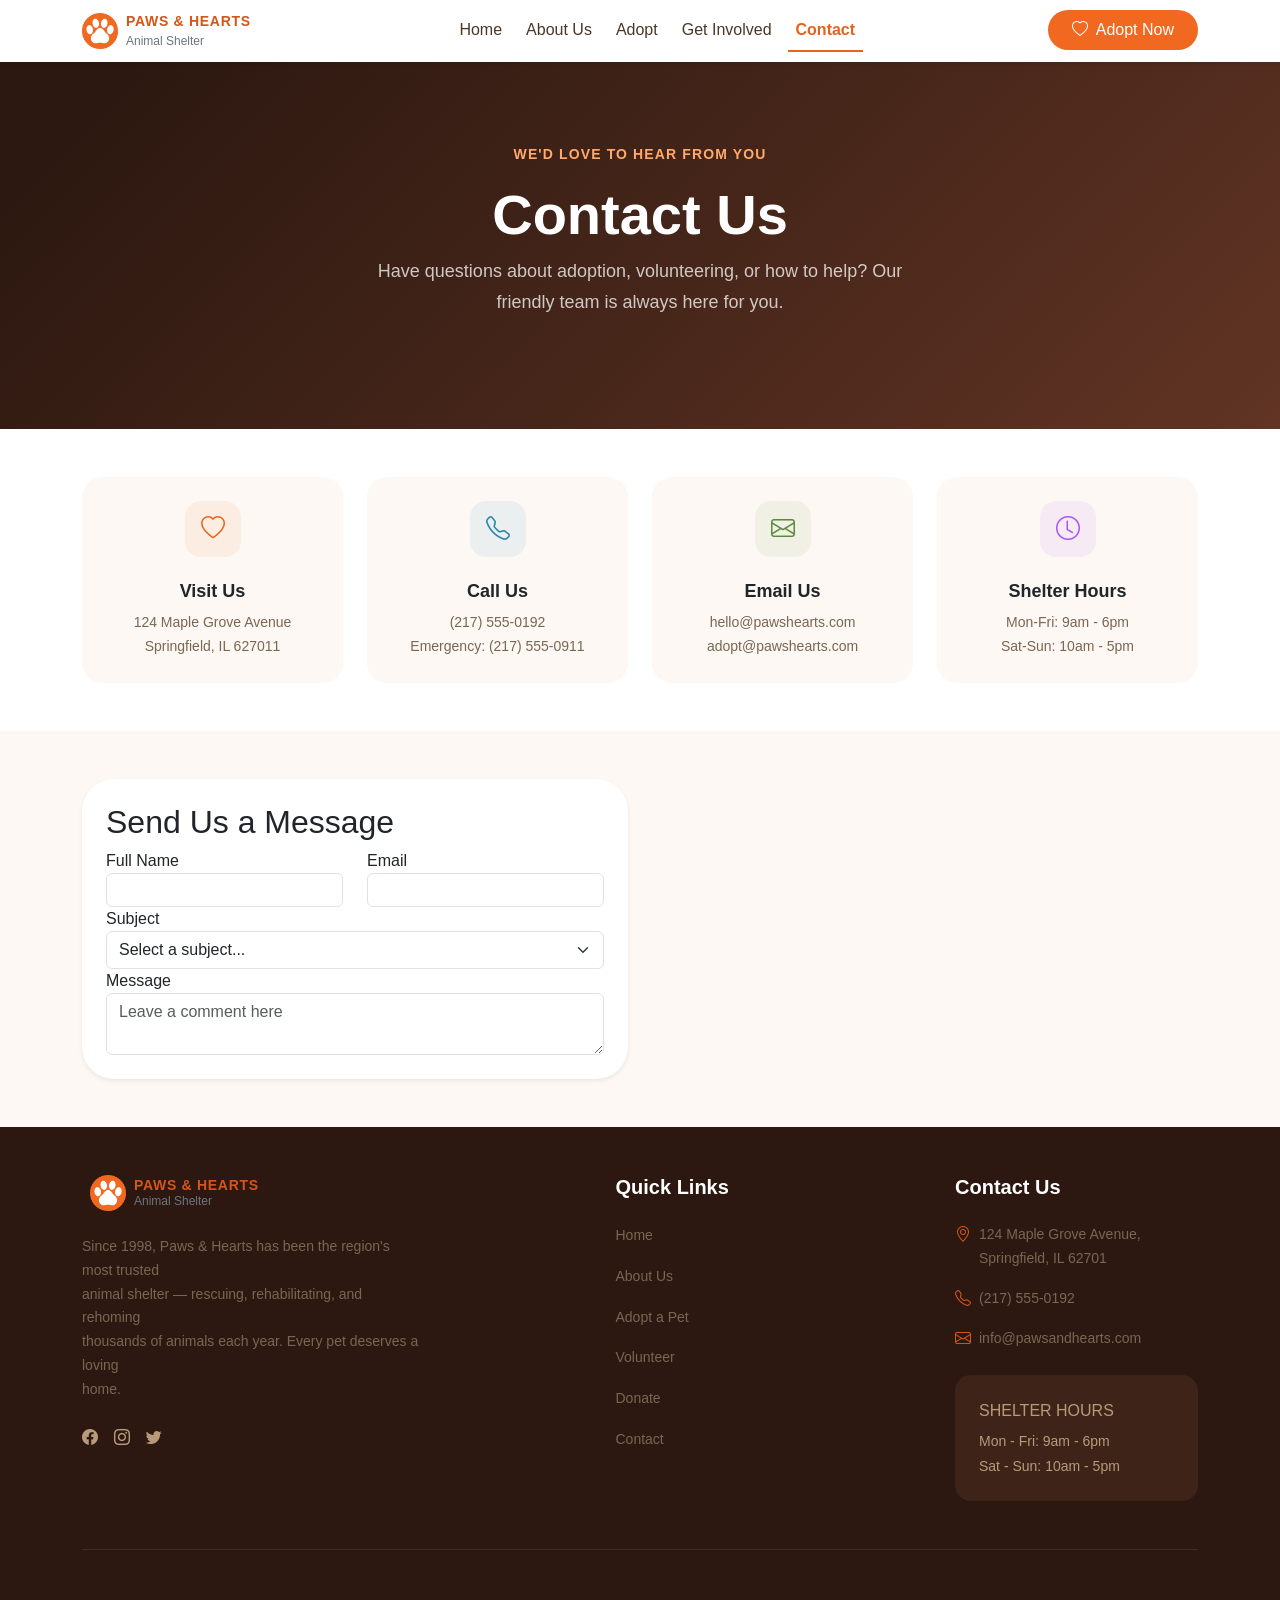
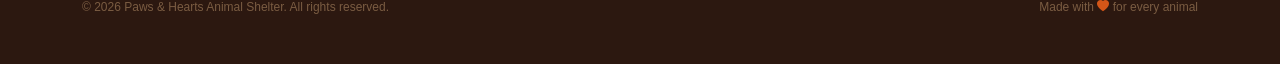
<file: contact.html>
<!DOCTYPE html>
<html lang="en">
    <head>
        <meta charset="UTF-8">
        <title>CatHome</title>
        <link rel="icon" href="images/footprint.png" 
        type="image/x-icon">
        <link href="https://cdn.jsdelivr.net/npm/bootstrap@5.3.8/dist/css/bootstrap.min.css" rel="stylesheet" integrity="sha384-sRIl4kxILFvY47J16cr9ZwB07vP4J8+LH7qKQnuqkuIAvNWLzeN8tE5YBujZqJLB" crossorigin="anonymous">
        <link rel="stylesheet" href="https://cdn.jsdelivr.net/npm/bootstrap-icons@1.11.0/font/bootstrap-icons.css">
        <link rel="stylesheet" href="css/style.css">
        <link rel="stylesheet" href="https://cdnjs.cloudflare.com/ajax/libs/font-awesome/4.7.0/css/font-awesome.min.css">
        <meta name="viewport" content="width=device-width, initial-scale=1">
    </head>

    <body>

        <header>
            <nav class="navbar navbar-expand-lg fixed-top bg-white shadow-sm py-2">
                <div class="container">
                    <a class="navbar-brand d-flex align-items-center gap-2" href="index.html">
                        <img src="images/footprint.png" alt="Logo" width="36" height="36">
                        <div class="lh-1">
                            <span class="d-block fw-bold" style="color: #d45618; font-size: 0.875rem; letter-spacing: 0.05em;">PAWS & HEARTS</span>
                            <small class="text-secondary" style="font-size: 0.75rem;">Animal Shelter</small>
                        </div>
                    </a>
                    <button class="navbar-toggler  border-0" type="button" data-bs-toggle="offcanvas" data-bs-target="#offcanvasNavbar">
                        <span class="navbar-toggler-icon"></span>
                    </button>
                    <div class="offcanvas offcanvas-end" tabindex="-1" id="offcanvasNavbar">
                        <div class="offcanvas-header">
                            <button type="button" class="btn-close" data-bs-dismiss="offcanvas"></button>
                        </div>
                        <div class="offcanvas-body">
                            <ul class="navbar-nav nav-underline mx-auto gap-1 gap-lg-2"> 
                                <li class="nav-item"><a class="nav-link" href="index.html">Home</a></li>
                                <li class="nav-item"><a class="nav-link" href="about.html">About Us</a></li>
                                <li class="nav-item"><a class="nav-link" href="adopt.html">Adopt</a></li>
                                <li class="nav-item"><a class="nav-link" href="involved.html">Get Involved</a></li>
                                <li class="nav-item"><a class="nav-link active" href="contact.html">Contact</a></li>
                            </ul>
                            <div class="mt-3 mt-lg-0">
                                <a href="adopt.html" class="btn btn-adopt rounded-pill px-4 py-2 d-flex align-items-center justify-content-center">
                                    <i class="bi bi-heart me-2"></i>Adopt Now
                                </a>
                            </div>
                        </div>
                    </div>
                </div>
            </nav>
        </header>

        

<section class="adopt-a-pet">    
    <div class="h-100 py-5">
        <div class="text-center py-5">
            <p class="above-header-text-style pt-3" style="color: rgb(255, 169, 106);">WE'D LOVE TO HEAR FROM YOU</p>
            <h1 class="header-text-style-2">Contact Us</h1>
            <p class="step-text" style="color: rgba(255, 255, 255, 0.75); font-size: 18px;">Have questions about adoption, volunteering, or how to help? Our<br> friendly team is always here for you.</p>
        </div>
    </div>
</section>     

<section class="reviews-section py-5">
    
    <div class="container">
        <div class="row g-4">
            <div class="col-md-3">
                <div class="card h-100 border-0 p-4 card-progress d-flex align-items-center">
                    <div class="icon-box icon-box-style-2 rounded-4 d-flex justify-content-center align-items-center mb-4" style="background-color: rgba(232, 98, 26, 0.08);">
                        <i class="bi bi-heart fs-4" style="color: rgb(232, 98, 26);"></i>
                    </div>
                    <h3 class="fw-bold" style="font-size: 18px; font-weight: 700;">Visit Us</h3>
                    <p class="step-text mb-0">124 Maple Grove Avenue</p>
                    <p class="step-text mb-0">Springfield, IL 627011</p>
                </div>
            </div>
            <div class="col-md-3">
                <div class="card h-100 border-0 p-4 card-progress d-flex align-items-center">
                    <div class="icon-box icon-box-style-2 rounded-4 d-flex justify-content-center align-items-center mb-4" style="background-color: rgba(46, 134, 171, 0.08);">
                        <i class="bi bi-telephone fs-4" style="color: rgb(46, 134, 171);"></i>
                    </div>
                    <h3 class="fw-bold" style="font-size: 18px; font-weight: 700;">Call Us</h3>
                    <p class="step-text mb-0">(217) 555-0192</p>
                    <p class="step-text mb-0">Emergency: (217) 555-0911</p>
                </div>
            </div>
            <div class="col-md-3">
                <div class="card h-100 border-0 p-4 card-progress d-flex align-items-center">
                    <div class="icon-box icon-box-style-2 rounded-4 d-flex justify-content-center align-items-center mb-4" style="background-color: rgba(91, 138, 60, 0.08);">
                        <i class="bi bi-envelope fs-4" style="color: rgb(91, 138, 60)"></i>
                    </div>
                    <h3 class="fw-bold" style="font-size: 18px; font-weight: 700;">Email Us</h3>
                    <p class="step-text mb-0">hello@pawshearts.com</p>
                    <p class="step-text mb-0">adopt@pawshearts.com</p>
                </div>
            </div>
            <div class="col-md-3">
                <div class="card h-100 border-0 p-4 card-progress d-flex align-items-center">
                    <div class="icon-box icon-box-style-2 rounded-4 d-flex justify-content-center align-items-center mb-4" style="background-color: rgba(168, 85, 247, 0.08);">
                        <i class="bi bi-clock fs-4" style="color: rgb(168, 85, 247);"></i>
                    </div>
                    <h3 class="fw-bold" style="font-size: 18px; font-weight: 700;">Shelter Hours</h3>
                    <p class="step-text mb-0">Mon-Fri: 9am - 6pm</p>
                    <p class="step-text mb-0">Sat-Sun: 10am - 5pm</p>
                </div>
            </div>
        </div>
    </div>
</section>

<section class="py-5 "style="background-color: rgb(253,248,244);">
    <div class="container">
        <div class="row">
            <div class="col-lg-6">
                <form class="contact-form h-100 rounded-5 shadow-sm p-4">
                    <h2>Send Us a Message</h2>
                    <div class="row">
                        <div class="col-md-6">
                            <label for="fullname">Full Name</label>
                            <input class="form-control px-2 py-1" type="text" id="fullname"></imput>
                        </div>
                        <div class="col-md-6">
                            <label for="email">Email</label>
                            <input class="form-control px-2 py-1" type="email" id="email"></imput>
                        </div>
                        <div class="col-12">
                            <label>Subject</label>
                            <select class="form-select">
                                <option selected>Select a subject...</option>
                                <option value="" >1</option>
                                <option >2</option>
                                <option >3</option>
                                <option >4</option>
                                <option >5</option>
                                <option >6</option>
                            </select>
                        </div>
                        <div class="col-12">
                            <label>Message</label>
                            <textarea class="form-control" placeholder="Leave a comment here" id="floatingTextarea"></textarea>
                        </div>
                    </div>
                </form>
            </div>
        </div>
    </div>
</section>

<footer class="footer py-5" style="background: rgb(44, 24, 16); color:rgb(184, 154, 122);">
    <div class="container">
        <div class="row d-flex g-5 justify-content-between">
            <div class="col-md-12 col-lg-4">
                <div class="d-flex align-items-center gap-2 mb-4">
                    <div class="logo-circle">
                        <i class="bi bi-paw-fill"></i>
                    </div>
                    <a class="navbar-brand d-flex align-items-center gap-2" href="index.html">
                        <img src="images/footprint.png" alt="Logo" width="36" height="36">
                        <div class="lh-1">
                            <span class="d-block fw-bold" style="color: #d45618; font-size: 0.875rem; letter-spacing: 0.05em;">PAWS & HEARTS</span>
                            <small class="text-secondary" style="font-size: 0.75rem;">Animal Shelter</small>
                        </div>
                    </a>
                </div>
                <p class="footer-text step-text mb-4">
                    Since 1998, Paws & Hearts has been the region's most trusted<br> animal shelter — rescuing, rehabilitating, and rehoming<br> thousands of animals each year. Every pet deserves a loving<br> home.
                </p>
                <div class="d-flex gap-3">
                    <i class="bi bi-facebook"></i></a>
                    <i class="bi bi-instagram"></i></a>
                    <i class="bi bi-twitter"></i></a>
                </div>
            </div>

            <div class="col-6 col-md-4 col-lg-2">
                <h5 class="text-white fw-bold mb-4">Quick Links</h5>
                <ul class="list-unstyled d-flex flex-column gap-3">
                    <li><a href="#" class="step-text text-decoration-none" >Home</a></li>
                    <li><a href="#" class="step-text text-decoration-none">About Us</a></li>
                    <li><a href="#" class="step-text text-decoration-none">Adopt a Pet</a></li>
                    <li><a href="#" class="step-text text-decoration-none">Volunteer</a></li>
                    <li><a href="#" class="step-text text-decoration-none">Donate</a></li>
                    <li><a href="#" class="step-text text-decoration-none">Contact</a></li>
                </ul>
            </div>

            <div class="col-6 col-md-6 col-lg-3">
                <h5 class="text-white fw-bold mb-4">Contact Us</h5>
                <ul class="list-unstyled mb-4">
                    <li class="d-flex gap-2 mb-3">
                        <i class="bi bi-geo-alt" style="color: #d45618;"></i>
                        <span class="footer-text step-text">124 Maple Grove Avenue,<br> Springfield, IL 62701</span>
                    </li>
                    <li class="d-flex gap-2 mb-3">
                        <i class="bi bi-telephone" style="color: #d45618;"></i>
                        <span class="footer-text step-text">(217) 555-0192</span>
                    </li>
                    <li class="d-flex gap-2">
                        <i class="bi bi-envelope" style="color: #d45618;"></i>
                        <span class="footer-text step-text">info@pawsandhearts.com</span>
                    </li>
                </ul>
                
                <div class="p-4 rounded-4" style="background-color: rgb(62, 36, 24);">
                    <p class="hours-title mb-2">SHELTER HOURS</p>
                    <p class="mb-1 small">Mon - Fri: 9am - 6pm</p>
                    <p class="mb-0 small">Sat - Sun: 10am - 5pm</p>
                </div>
            </div>
        </div>

        <hr class="my-5 border-secondary opacity-25">
        
        <div class="d-flex flex-column flex-sm-row justify-content-between align-items-center gap-3">
            <p class="footer-text-sm mb-0">© 2026 Paws & Hearts Animal Shelter. All rights reserved.</p>
            <p class="footer-text-sm mb-0">Made with <i class="bi bi-heart-fill" style="color: #d45618;"></i> for every animal</p>
        </div>
    </div>
</footer>
        <script src="https://cdn.jsdelivr.net/npm/bootstrap@5.3.8/dist/js/bootstrap.bundle.min.js" integrity="sha384-FKyoEForCGlyvwx9Hj09JcYn3nv7wiPVlz7YYwJrWVcXK/BmnVDxM+D2scQbITxI" crossorigin="anonymous"></script>
    </body>
</html>
</file>
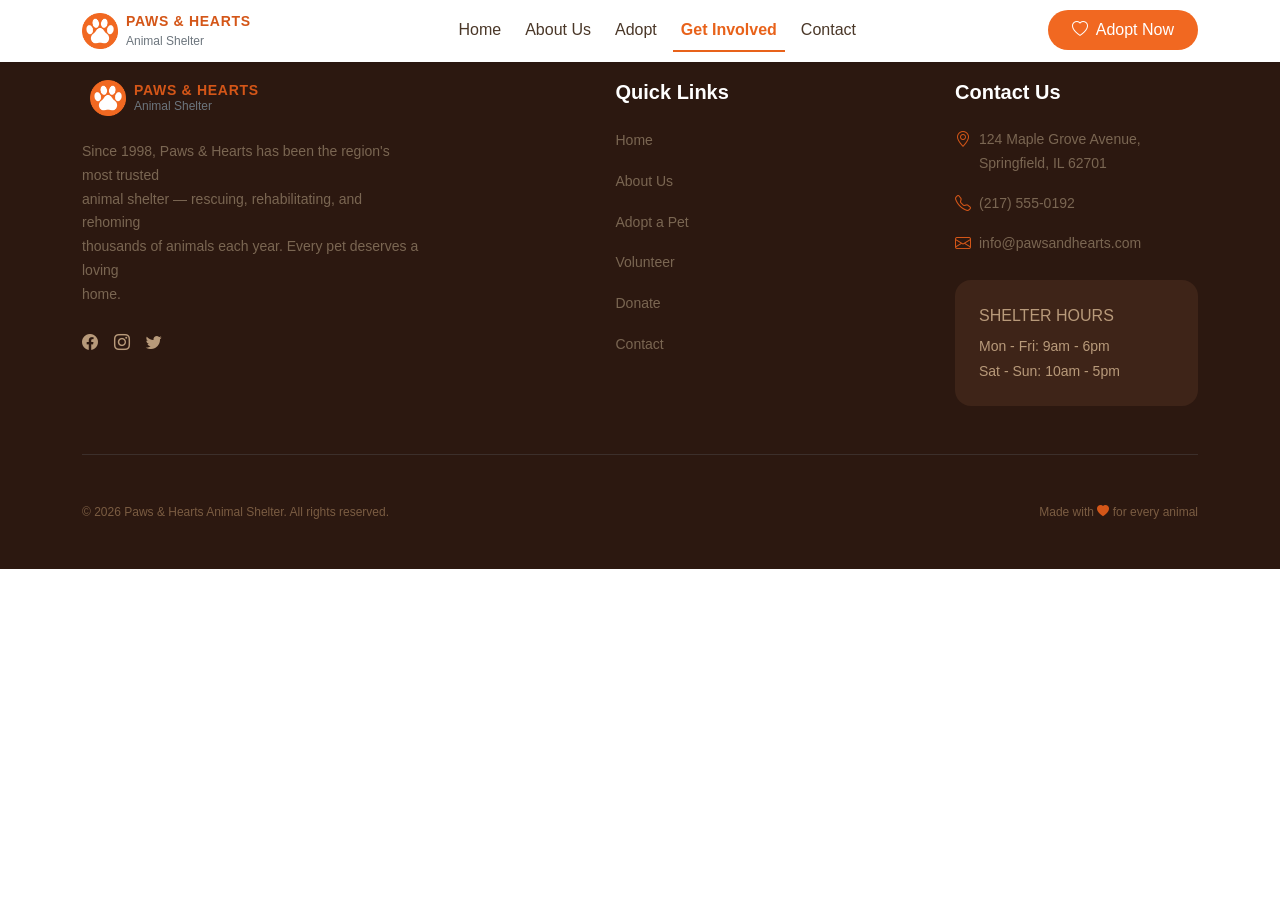
<file: involved.html>
<!DOCTYPE html>
<html lang="en">
    <head>
        <meta charset="UTF-8">
        <title>CatHome</title>
        <link rel="icon" href="images/footprint.png" 
        type="image/x-icon">
        <link href="https://cdn.jsdelivr.net/npm/bootstrap@5.3.8/dist/css/bootstrap.min.css" rel="stylesheet" integrity="sha384-sRIl4kxILFvY47J16cr9ZwB07vP4J8+LH7qKQnuqkuIAvNWLzeN8tE5YBujZqJLB" crossorigin="anonymous">
        <link rel="stylesheet" href="https://cdn.jsdelivr.net/npm/bootstrap-icons@1.11.0/font/bootstrap-icons.css">
        <link rel="stylesheet" href="css/style.css">
        <link rel="stylesheet" href="https://cdnjs.cloudflare.com/ajax/libs/font-awesome/4.7.0/css/font-awesome.min.css">
        <meta name="viewport" content="width=device-width, initial-scale=1">
    </head>

    <body>

        <header>
            <nav class="navbar navbar-expand-lg fixed-top bg-white shadow-sm py-2">
                <div class="container">
                    <a class="navbar-brand d-flex align-items-center gap-2" href="index.html">
                        <img src="images/footprint.png" alt="Logo" width="36" height="36">
                        <div class="lh-1">
                            <span class="d-block fw-bold" style="color: #d45618; font-size: 0.875rem; letter-spacing: 0.05em;">PAWS & HEARTS</span>
                            <small class="text-secondary" style="font-size: 0.75rem;">Animal Shelter</small>
                        </div>
                    </a>
                    <button class="navbar-toggler  border-0" type="button" data-bs-toggle="offcanvas" data-bs-target="#offcanvasNavbar">
                        <span class="navbar-toggler-icon"></span>
                    </button>
                    <div class="offcanvas offcanvas-end" tabindex="-1" id="offcanvasNavbar">
                        <div class="offcanvas-header">
                            <button type="button" class="btn-close" data-bs-dismiss="offcanvas"></button>
                        </div>
                        <div class="offcanvas-body">
                            <ul class="navbar-nav nav-underline mx-auto gap-1 gap-lg-2"> 
                                <li class="nav-item"><a class="nav-link" href="index.html">Home</a></li>
                                <li class="nav-item"><a class="nav-link" href="about.html">About Us</a></li>
                                <li class="nav-item"><a class="nav-link" href="adopt.html">Adopt</a></li>
                                <li class="nav-item"><a class="nav-link active" href="involved.html">Get Involved</a></li>
                                <li class="nav-item"><a class="nav-link" href="contact.html">Contact</a></li>
                            </ul>
                            <div class="mt-3 mt-lg-0">
                                <a href="adopt.html" class="btn btn-adopt rounded-pill px-4 py-2 d-flex align-items-center justify-content-center">
                                    <i class="bi bi-heart me-2"></i>Adopt Now
                                </a>
                            </div>
                        </div>
                    </div>
                </div>
            </nav>
        </header>


<footer class="footer py-5" style="background: rgb(44, 24, 16); color:rgb(184, 154, 122);">
    <div class="container">
        <div class="row d-flex g-5 justify-content-between">
            <div class="col-md-12 col-lg-4">
                <div class="d-flex align-items-center gap-2 mb-4">
                    <div class="logo-circle">
                        <i class="bi bi-paw-fill"></i>
                    </div>
                    <a class="navbar-brand d-flex align-items-center gap-2" href="index.html">
                        <img src="images/footprint.png" alt="Logo" width="36" height="36">
                        <div class="lh-1">
                            <span class="d-block fw-bold" style="color: #d45618; font-size: 0.875rem; letter-spacing: 0.05em;">PAWS & HEARTS</span>
                            <small class="text-secondary" style="font-size: 0.75rem;">Animal Shelter</small>
                        </div>
                    </a>
                </div>
                <p class="footer-text step-text mb-4">
                    Since 1998, Paws & Hearts has been the region's most trusted<br> animal shelter — rescuing, rehabilitating, and rehoming<br> thousands of animals each year. Every pet deserves a loving<br> home.
                </p>
                <div class="d-flex gap-3">
                    <i class="bi bi-facebook"></i></a>
                    <i class="bi bi-instagram"></i></a>
                    <i class="bi bi-twitter"></i></a>
                </div>
            </div>

            <div class="col-6 col-md-4 col-lg-2">
                <h5 class="text-white fw-bold mb-4">Quick Links</h5>
                <ul class="list-unstyled d-flex flex-column gap-3">
                    <li><a href="#" class="step-text text-decoration-none" >Home</a></li>
                    <li><a href="#" class="step-text text-decoration-none">About Us</a></li>
                    <li><a href="#" class="step-text text-decoration-none">Adopt a Pet</a></li>
                    <li><a href="#" class="step-text text-decoration-none">Volunteer</a></li>
                    <li><a href="#" class="step-text text-decoration-none">Donate</a></li>
                    <li><a href="#" class="step-text text-decoration-none">Contact</a></li>
                </ul>
            </div>

            <div class="col-6 col-md-6 col-lg-3">
                <h5 class="text-white fw-bold mb-4">Contact Us</h5>
                <ul class="list-unstyled mb-4">
                    <li class="d-flex gap-2 mb-3">
                        <i class="bi bi-geo-alt" style="color: #d45618;"></i>
                        <span class="footer-text step-text">124 Maple Grove Avenue,<br> Springfield, IL 62701</span>
                    </li>
                    <li class="d-flex gap-2 mb-3">
                        <i class="bi bi-telephone" style="color: #d45618;"></i>
                        <span class="footer-text step-text">(217) 555-0192</span>
                    </li>
                    <li class="d-flex gap-2">
                        <i class="bi bi-envelope" style="color: #d45618;"></i>
                        <span class="footer-text step-text">info@pawsandhearts.com</span>
                    </li>
                </ul>
                
                <div class="p-4 rounded-4" style="background-color: rgb(62, 36, 24);">
                    <p class="hours-title mb-2">SHELTER HOURS</p>
                    <p class="mb-1 small">Mon - Fri: 9am - 6pm</p>
                    <p class="mb-0 small">Sat - Sun: 10am - 5pm</p>
                </div>
            </div>
        </div>

        <hr class="my-5 border-secondary opacity-25">
        
        <div class="d-flex flex-column flex-sm-row justify-content-between align-items-center gap-3">
            <p class="footer-text-sm mb-0">© 2026 Paws & Hearts Animal Shelter. All rights reserved.</p>
            <p class="footer-text-sm mb-0">Made with <i class="bi bi-heart-fill" style="color: #d45618;"></i> for every animal</p>
        </div>
    </div>
</footer>
        <script src="https://cdn.jsdelivr.net/npm/bootstrap@5.3.8/dist/js/bootstrap.bundle.min.js" integrity="sha384-FKyoEForCGlyvwx9Hj09JcYn3nv7wiPVlz7YYwJrWVcXK/BmnVDxM+D2scQbITxI" crossorigin="anonymous"></script>
    </body>
</html>
</file>
<file: css/style.css>
*{
    box-sizing:border-box;
}

body{
    padding-top:32px;
    font-family:Arial, sans-serif;
    margin:0;
    background:#ffffff;
}

html,body{
    overflow-x:hidden;
}

/* nav */

.container-nav{
    width:100%;
    height:auto;
    justify-items:center;
}

.nav-underline .nav-link{
    color:rgb(74,55,40);
}

.nav-underline .nav-link.active{
    color:rgb(232,98,26);
}

.nav-underline .nav-link:hover{
    color:rgba(74,55,40,0.7);
}

@media (max-width:991px){

    .nav-underline{
        width:100%;
    }

    .nav-underline .nav-link{
        margin-bottom:5px;
        text-align:center;
    }

}

/* buttons */

.btn-adopt{
    background-color:#f16821;
    color:white;
    border:none;
}

.btn-adopt:hover{
    background-color:#d45618;
    color:white;
}

/* hero */

.hero{

    min-height:100vh;

    background-image:
    linear-gradient(90deg, rgba(31,11,1,0.77), rgba(0,0,0,0.4)),
    url("../images/close-shot-two-cute-cats-sleeping-red-blanket.jpg");

    background-size:cover;
    background-position:center;

    display:flex;
    align-items:center;
    justify-content:center;

    color:white;

}

.hero-content{
    max-width:600px;
}

.hero h1{

    font-size:64px;
    font-weight:800;
    line-height:1.1;

}

.hero span{
    color:#ff9d4d;
}

.hero-buttons{

    margin-top:30px;
    display:flex;
    gap:20px;
    flex-wrap:wrap;

}

.btn-main{

    background:#ff6a00;
    color:white;

    padding:16px 28px;
    border-radius:40px;

    text-decoration:none;
    font-weight:600;

    transition:0.3s;

}

.btn-main:hover{
    transform:translateY(-2px);
}

.btn-outline{

    border:2px solid white;
    color:white;

    padding:14px 28px;
    border-radius:40px;

    text-decoration:none;

}

/* badges */

.badge-header{

    display:inline-block;

    background:rgba(255,120,0,0.2);
    border:1px solid #ff7a00;

    padding:10px 20px;
    border-radius:30px;

    margin-bottom:20px;

}

.badge-animal{
    background:rgba(255,120,0);
    color:#ffffff;
    font-size:12px;
}

.badge-animal-type{
    background:rgba(255,120,0,0.2);
    color:#d45618;
    font-size:small;
}

/* cards */

.card-title{
    font-size:30px;
    font-weight:800;
    margin-bottom:10px;
}

.card-progress{

    height:auto;
    border:none;
    border-radius:20px;
    background:rgb(253,248,244);

}

.adopt-section{
    background-color:rgb(253,248,244);
}

.text-name-animal{
    color:rgb(44,24,16);
    font-weight:700;
    font-size:1.2rem;
}

.btn-adopt-card{
    color:rgb(232,98,26);
    font-weight:600;
}

/* header */

.above-header-text-style{

    color:rgb(232,98,26);
    font-weight:600;
    letter-spacing:0.08em;
    font-size:14px;

}

.header-text-style{

    color:rgb(44,24,16);
    font-size:36px;
    font-weight:800;
    line-height:1.2;

}

.header-text-style-2{

    color:rgb(255, 255, 255);
    font-size:56px;
    font-weight:800;
    line-height:1.2;
}

/* adoption steps */

.adoption-work{
    background:rgb(44,24,16);
    height:auto;
    padding:80px 16px;
}

.card-steps{

    height:100%;
    width:auto;
    background:rgb(62,36,24);

    padding:32px;

}

.step-number{

    color:rgba(232,98,26,0.2);
    font-weight:900;
    font-size:48px;

}

.icon-box-style{

    background:rgba(232,98,26,0.15);
    width:48px;
    height:48px;

}

.icon-box-style-2{
    width:56px;
    height:56px;
}

.above-step-text{

    color:white;
    font-weight:700;
    font-size:18px;

    margin-bottom:0.75rem;
    line-height:1.5;

}

.step-text{

    color:rgb(122,102,82);
    font-size:14px;
    line-height:1.7;

}

/* float elements */

.adoption-success{

    position:absolute;
    bottom:-25px;
    right:-25px;

}

.story-success{

    position:absolute;
    bottom:-25px;
    left:-25px;

}

/* avatar */

.avatar-circle{

    width:40px;
    height:40px;

    background:#e8621a20;
    color:#E8621A;

    border-radius:50%;

    display:flex;
    align-items:center;
    justify-content:center;

    font-weight:700;
    font-size:14px;

}

/* cta */

.cta-section{
    background:linear-gradient(135deg,#E8621A 20%,#c04d0a 100%);
}

/* story */

.story{
    background:linear-gradient(135deg,rgb(97,52,36) 10%,rgb(44,24,16) 100%);
}

.text-information{

    color:rgb(122,102,82);
    font-size:16px;
    line-height:1.8;

}

.circle{

    background:rgb(62,36,24);

    width:64px;
    height:64px;

    border:2px solid #f16821;
    border-radius:50%;

    display:flex;
    align-items:center;
    justify-content:center;

    flex-shrink:0;

}

.card-journey{

    background:rgb(62,36,24);
    padding:20px;
    border-radius:16px;

    flex:1;

}

/* adopt page */

.adopt-a-pet{
    background:linear-gradient(135deg,rgb(44,24,16) 10%,rgb(97,52,36) 100%);
}

.search-filter{

    background:white;
    box-shadow:rgba(44,24,16,0.08) 0px 2px 12px;

    top:62px;

}

.search-form{

    background:rgb(253,248,244);
    border:1.5px solid rgb(232,213,196);

    color:rgb(44,24,16);

    padding-left:40px;

}

.icon-search{

    position:absolute;
    left:12px;
    top:50%;

    transform:translateY(-50%);

    color:rgb(122,102,82);

}

.animal-type-btn{

    background:rgb(232,98,26);
    color:white;

    font-weight:600;
    border:none;

}

.animal-type-btn-2{

    background:rgb(253,248,244);

    color:rgb(122,102,82);

    font-weight:400;

    border:1.5px solid rgb(232,213,196);

}

.small-circle{
    background-color: #d45618;
    width: 8px;
    height: 8px;
}

/* text */

.card-subtitle{
    color:rgb(154,128,112);
    font-size:14px;
}

.card-text{
    color:rgb(154,128,112);
    font-size:14px;
    line-height:1.6;
}

.card-description{
    color:rgba(147,115,95,0.7);
    font-size:12px;
}

.footer-text-sm{
    color:rgb(122,92,66);
    font-size:12px;
}

/* button process */

.btn-adopt-process{

    background:rgb(232,98,26);
    color:white;

    font-weight:600;
    font-size:14px;

}

.btn-adopt-process:hover{

    background:rgba(232,98,26,0.85);
    color:white;

}

/* form */
.contact-form{
    background-color: rgb(255, 255, 255);
}


/* responsive */

@media (max-width:768px){

    .hero h1{
        font-size:42px;
    }

    .header-text-style{
        font-size:28px;
    }

    .header-text-style-2{
        font-size:36px;
    }

    .text-information{
        font-size:14px;
        line-height: 1.6;
    }

    .card-title{
        font-size:24px;
    }

}

    @media (max-width:480px){

    .hero h1{
        font-size:34px;
    }

    .hero-buttons{
        flex-direction:column;
        align-items:flex-start;
    }

    .step-text{
        font-size:12px;
    }

    .above-step-text{
        font-size:16px;
    }

    .footer-text-sm{
        font-size:10px;
        text-align: center;
    }

    .above-header-text-style{
        font-size:12px;
    }

}
</file>
